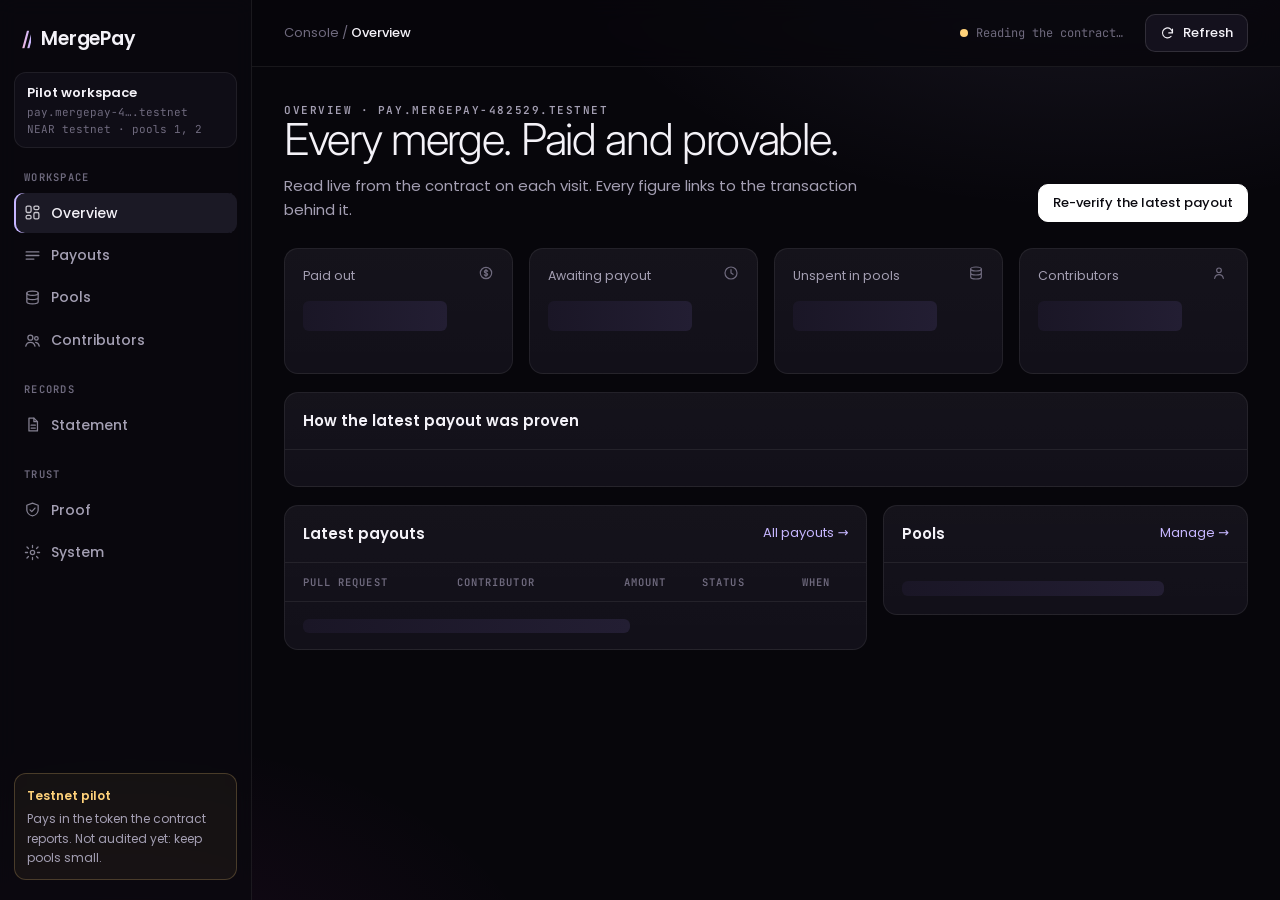
<file: docs/console.html>
<!doctype html>
<html lang="en">
<head>
<meta charset="utf-8">
<meta name="viewport" content="width=device-width, initial-scale=1">
<title>Overview · MergePay</title>
<meta name="description" content="MergePay console: every payout for merged pull requests, read live from the NEAR contract.">
<link rel="icon" href="data:image/svg+xml,%3Csvg xmlns='http://www.w3.org/2000/svg' viewBox='0 0 32 32'%3E%3Crect width='32' height='32' rx='8' fill='%2307060b'/%3E%3Ctext x='16' y='22' font-family='Arial' font-size='15' font-weight='700' text-anchor='middle' fill='%23c6b6ff'%3E//%3C/text%3E%3C/svg%3E">
<link rel="preconnect" href="https://fonts.googleapis.com">
<link rel="preconnect" href="https://fonts.gstatic.com" crossorigin>
<link href="https://fonts.googleapis.com/css2?family=Inter:opsz,wght@14..32,300..600&family=JetBrains+Mono:wght@400;600&family=Poppins:wght@400;500;600&display=swap" rel="stylesheet">
<link rel="stylesheet" href="site.css">
<link rel="stylesheet" href="console.css">
</head>
<body class="console">
<div class="app">
  <aside class="side" id="side"></aside>
  <div class="main">
    <header class="topbar" id="topbar"></header>
    <main class="page" id="page">
      <div class="page-head">
        <div>
          <p class="eyebrow" id="eyebrow">Overview</p>
          <h1>Every merge. Paid and provable.</h1>
          <p>Read live from the contract on each visit. Every figure links to the transaction behind it.</p>
        </div>
        <a class="btn primary" id="verify-latest" href="proof.html">Re-verify the latest payout</a>
      </div>

      <section class="grid stats" aria-label="Totals">
        <div class="card stat"><div class="k">Paid out <span id="i-paid"></span></div><div class="v" id="s-paid"><span class="sk"></span></div><div class="s" id="s-paid-n">&nbsp;</div></div>
        <div class="card stat"><div class="k">Awaiting payout <span id="i-pending"></span></div><div class="v" id="s-pending"><span class="sk"></span></div><div class="s" id="s-pending-n">&nbsp;</div></div>
        <div class="card stat"><div class="k">Unspent in pools <span id="i-pools"></span></div><div class="v" id="s-pools"><span class="sk"></span></div><div class="s" id="s-pools-n">&nbsp;</div></div>
        <div class="card stat"><div class="k">Contributors <span id="i-people"></span></div><div class="v" id="s-people"><span class="sk"></span></div><div class="s" id="s-people-n">&nbsp;</div></div>
      </section>

      <section class="card" style="margin-bottom:18px" aria-labelledby="pipe-h">
        <div class="card-h"><h2 id="pipe-h">How the latest payout was proven</h2><span class="faint mono" id="pipe-when"></span></div>
        <div class="card-b"><div class="pipeline" id="pipeline"></div></div>
      </section>

      <div class="grid two">
        <section class="card" aria-labelledby="latest-h">
          <div class="card-h"><h2 id="latest-h">Latest payouts</h2><a class="more" href="payouts.html">All payouts →</a></div>
          <div class="table-wrap"><table class="t">
            <thead><tr><th>Pull request</th><th class="opt">Contributor</th><th class="num">Amount</th><th>Status</th><th class="opt">When</th></tr></thead>
            <tbody id="latest"><tr><td colspan="5"><span class="sk" style="width:60%"></span></td></tr></tbody>
          </table></div>
        </section>
        <section class="card" aria-labelledby="pools-h">
          <div class="card-h"><h2 id="pools-h">Pools</h2><a class="more" href="pools.html">Manage →</a></div>
          <div class="card-b grid" id="pools"><span class="sk" style="width:80%"></span></div>
        </section>
      </div>
    </main>
  </div>
</div>
<script type="module">
import { mount } from './shell.mjs';
import { h, $, amount, short, status, ext, avatar, icon } from './ui.mjs';
import { ago } from './model.mjs';
import { decode } from './token.mjs';

const { cfg, data } = mount('overview', 'Overview');
$('eyebrow').textContent = `Overview · ${cfg.contract}`;
for (const [id, name] of [['i-paid', 'coin'], ['i-pending', 'clock'], ['i-pools', 'pools'], ['i-people', 'users']]) $(id).append(icon(name));

const d = await data;
const { tok, model, names, live, gas, calls } = d;
const { totals, awards, pools, contributors } = model;
const login = (id) => names.users[id] ?? `GitHub user ${id}`;
const repoOf = (poolId) => names.repos[pools.find((p) => p.id === poolId)?.terms?.repo_id] ?? null;
const proofHref = (a) => `proof.html?award=${a.pool}:${a.pr}${cfg.pools.length && location.search.includes('pools') ? `&pools=${cfg.pools}` : ''}`;

// totals
const unspent = Object.values(live).reduce((s, p) => s + BigInt(p?.balance ?? 0), 0n).toString();
const refunded = awards.filter((a) => a.status === 'Refunded').length;
$('s-paid').replaceChildren(amount(totals.paid, tok, true, 4));
$('s-paid-n').textContent = `${totals.paidCount} pull request${totals.paidCount === 1 ? '' : 's'} paid`;
$('s-pending').replaceChildren(amount(totals.pending, tok, true, 4));
const waiting = totals.awards - totals.paidCount - refunded;
$('s-pending-n').textContent = waiting ? `${waiting} award${waiting === 1 ? '' : 's'} waiting for a linked account` : 'Nothing waiting: every award is paid';
$('s-pools').replaceChildren(amount(unspent, tok, true, 4));
$('s-pools-n').textContent = `${pools.length} pool${pools.length === 1 ? '' : 's'} · funded ${amount(totals.funded, tok).textContent}`;
$('s-people').textContent = totals.contributors;
$('s-people-n').textContent = `${contributors.filter((c) => c.link).length} linked to a NEAR account`;

// pipeline, from the most recent paid award
const latest = awards.find((a) => a.status === 'Paid') ?? awards[0];
if (!latest) {
  $('pipeline').replaceChildren(h('p', { class: 'muted' }, 'No payouts yet. The first merged pull request with a pay label will appear here.'));
  $('verify-latest').remove();
} else {
  const token = decode(calls[latest.awardTx]?.jwt);
  const claims = token?.claims ?? {};
  const repo = repoOf(latest.pool) ?? claims.repository;
  const label = names.labels[latest.key];
  $('verify-latest').href = proofHref(latest);
  $('pipe-when').textContent = ago(latest.payoutTs ?? latest.awardTs);
  const step = (ico, title, text, fact, done = true) => h('div', { class: `step${done ? ' done' : ''}` },
    h('div', { class: 'ico' }, icon(ico)), h('h3', {}, title), h('p', {}, text), fact);
  $('pipeline').replaceChildren(
    step('merge', 'Merged with a pay label', 'The pull request was merged in the pool\'s repository.',
      repo ? ext(`https://github.com/${repo}/pull/${latest.pr}`, `PR #${latest.pr}${label ? ` · ${label}` : ''}`, 'fact link') : h('span', { class: 'fact' }, `PR #${latest.pr}`)),
    step('key', 'GitHub signed a token', 'It names the pull request, its author and the amount, signed with GitHub\'s RS256 key.',
      claims.run_id && repo ? ext(`https://github.com/${repo}/actions/runs/${claims.run_id}`, `run ${claims.run_id} · key ${short(token.header.kid, 6, 4)}`, 'fact link') : h('span', { class: 'fact' }, '—')),
    step('check', 'The contract checked it', 'Signature, issuer, repository, pinned workflow, cap and pool balance, all on-chain.',
      ext(cfg.txUrl(latest.awardTx), `${(gas[latest.awardTx] / 1e12).toFixed(1)} TGas · ${short(latest.awardTx, 6, 4)}`, 'fact link')),
    step('coin', latest.status === 'Paid' ? 'The author was paid' : 'Waiting for the author', latest.status === 'Paid'
      ? 'Tokens went to the NEAR account the author linked with their own GitHub-signed token.'
      : 'The award is held until the author links a NEAR account.',
      latest.payoutTx ? ext(cfg.txUrl(latest.payoutTx), `${amount(latest.amount, tok).textContent} → ${short(latest.account, 10, 8)}`, 'fact link') : h('span', { class: 'fact' }, amount(latest.amount, tok)),
      latest.status === 'Paid'),
  );
}

// latest payouts
$('latest').replaceChildren(...(awards.length ? awards.slice(0, 6).map((a) => h('tr', { class: 'click', onclick: () => { location.href = proofHref(a); } },
  h('td', {}, h('a', { class: 'link', href: proofHref(a) }, `${repoOf(a.pool)?.split('/')[1] ?? `pool ${a.pool}`} #${a.pr}`)),
  h('td', { class: 'opt' }, h('div', { class: 'who' }, avatar(a.githubId), login(a.githubId))),
  h('td', { class: 'num' }, amount(a.amount, tok)),
  h('td', {}, status(a.status)),
  h('td', { class: 'faint opt' }, ago(a.payoutTs ?? a.awardTs)),
)) : [h('tr', {}, h('td', { colspan: 5, class: 'empty' }, 'No awards yet.'))]));

// pools
$('pools').replaceChildren(...(pools.length ? pools.map((p) => {
  const balance = BigInt(live[p.id]?.balance ?? 0);
  const funded = BigInt(p.funded);
  const used = funded > 0n ? Number(((funded - balance) * 1000n) / funded) / 10 : 0;
  return h('a', { href: 'pools.html', style: 'text-decoration:none;color:inherit;display:block' },
    h('div', { style: 'display:flex;justify-content:space-between;gap:12px;margin-bottom:8px' },
      h('b', { style: 'font-weight:600' }, `Pool ${p.id}`), h('span', { class: 'faint mono' }, names.repos[p.terms?.repo_id] ?? `repo ${p.terms?.repo_id}`)),
    h('div', { class: 'bar' }, h('i', { class: 'a', style: `width:${used}%` }), h('i', { class: 'u', style: `width:${100 - used}%` })),
    h('div', { class: 'legend' }, h('span', { style: '--c:var(--lilac)' }, `${p.awards} awarded`), h('span', { style: '--c:rgb(123 224 174 / 0.75)' }, `${amount(balance.toString(), tok).textContent} unspent`)));
}) : [h('p', { class: 'muted' }, 'No pools funded yet.')]));
</script>
</body>
</html>
</file>
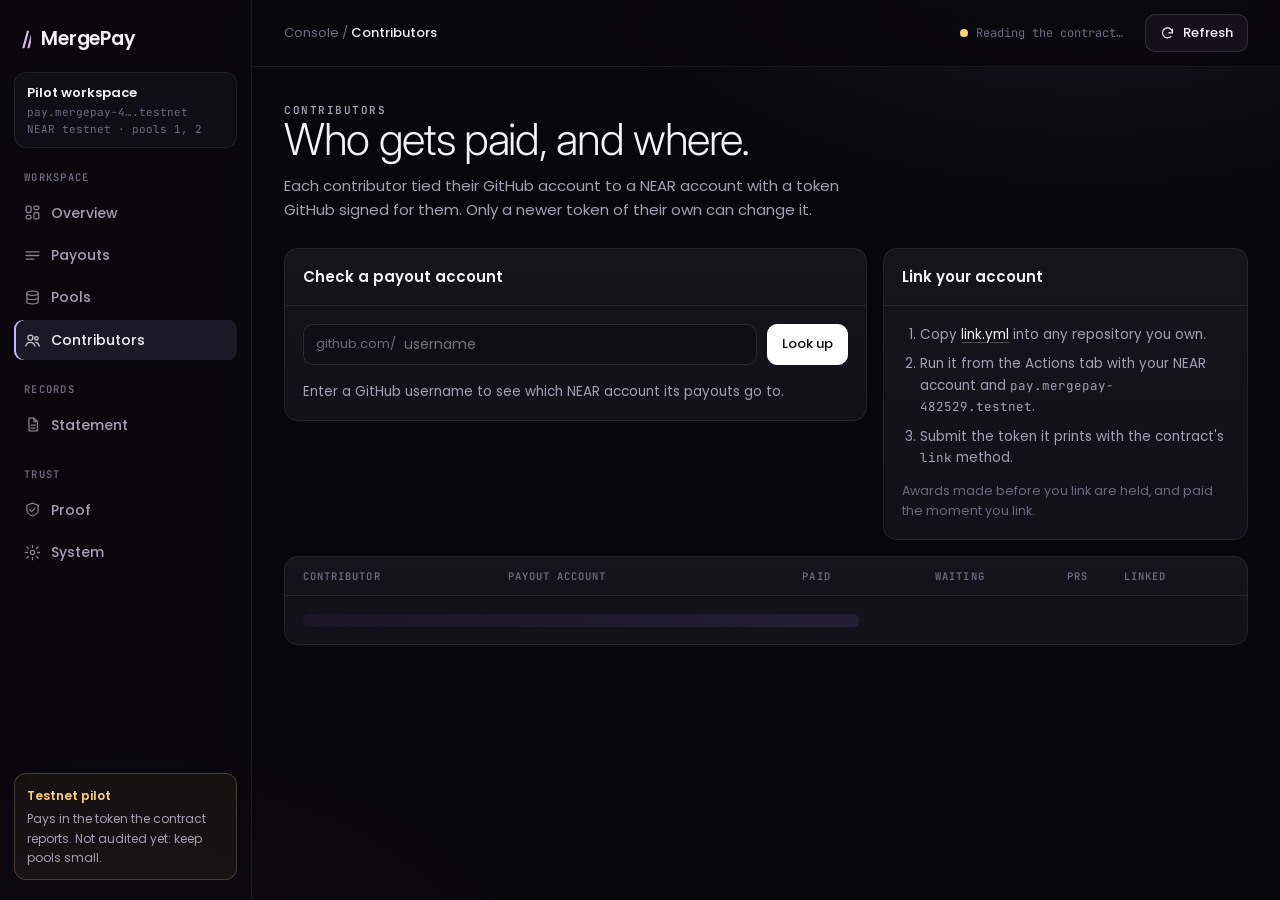
<file: docs/contributors.html>
<!doctype html>
<html lang="en">
<head>
<meta charset="utf-8">
<meta name="viewport" content="width=device-width, initial-scale=1">
<title>Contributors · MergePay</title>
<meta name="description" content="Contributors paid through MergePay and the NEAR account each one linked with a GitHub-signed token.">
<link rel="icon" href="data:image/svg+xml,%3Csvg xmlns='http://www.w3.org/2000/svg' viewBox='0 0 32 32'%3E%3Crect width='32' height='32' rx='8' fill='%2307060b'/%3E%3Ctext x='16' y='22' font-family='Arial' font-size='15' font-weight='700' text-anchor='middle' fill='%23c6b6ff'%3E//%3C/text%3E%3C/svg%3E">
<link rel="preconnect" href="https://fonts.googleapis.com">
<link rel="preconnect" href="https://fonts.gstatic.com" crossorigin>
<link href="https://fonts.googleapis.com/css2?family=Inter:opsz,wght@14..32,300..600&family=JetBrains+Mono:wght@400;600&family=Poppins:wght@400;500;600&display=swap" rel="stylesheet">
<link rel="stylesheet" href="site.css">
<link rel="stylesheet" href="console.css">
</head>
<body class="console">
<div class="app">
  <aside class="side" id="side"></aside>
  <div class="main">
    <header class="topbar" id="topbar"></header>
    <main class="page" id="page">
      <div class="page-head">
        <div>
          <p class="eyebrow">Contributors</p>
          <h1>Who gets paid, and where.</h1>
          <p>Each contributor tied their GitHub account to a NEAR account with a token GitHub signed for them. Only a newer token of their own can change it.</p>
        </div>
      </div>

      <div class="grid two" style="margin-bottom:16px">
        <section class="card" aria-labelledby="look-h">
          <div class="card-h"><h2 id="look-h">Check a payout account</h2></div>
          <div class="card-b grid">
            <form id="look" style="display:flex;gap:10px;flex-wrap:wrap">
              <label class="field" style="flex:1;min-width:200px"><span class="faint" style="font-size:13px">github.com/</span><input id="login" required placeholder="username" autocomplete="off" aria-label="GitHub username"></label>
              <button class="btn primary">Look up</button>
            </form>
            <div id="result" class="muted" style="font-size:13.5px">Enter a GitHub username to see which NEAR account its payouts go to.</div>
          </div>
        </section>
        <section class="card" aria-labelledby="how-h">
          <div class="card-h"><h2 id="how-h">Link your account</h2></div>
          <div class="card-b">
            <ol style="margin:0;padding-left:18px;display:grid;gap:8px;font-size:13.5px;color:var(--muted)">
              <li>Copy <a class="link" id="link-yml" target="_blank" rel="noopener">link.yml</a> into any repository you own.</li>
              <li>Run it from the Actions tab with your NEAR account and <span class="mono" id="contract"></span>.</li>
              <li>Submit the token it prints with the contract's <span class="mono">link</span> method.</li>
            </ol>
            <p class="faint" style="font-size:12.5px;margin:12px 0 0">Awards made before you link are held, and paid the moment you link.</p>
          </div>
        </section>
      </div>

      <section class="card">
        <div class="table-wrap"><table class="t">
          <thead><tr><th>Contributor</th><th>Payout account</th><th class="num">Paid</th><th class="num opt">Waiting</th><th class="num opt">PRs</th><th class="opt">Linked</th></tr></thead>
          <tbody id="rows"><tr><td colspan="6"><span class="sk" style="width:60%"></span></td></tr></tbody>
        </table></div>
      </section>
    </main>
  </div>
</div>
<script type="module">
import { mount } from './shell.mjs';
import { h, $, amount, short, ext, avatar } from './ui.mjs';
import { ago } from './model.mjs';

const { cfg, chain, data, site } = mount('contributors', 'Contributors');
$('contract').textContent = cfg.contract;
$('link-yml').href = `https://github.com/${site.repo}/blob/main/.github/workflows/link.yml`;

$('look').addEventListener('submit', async (e) => {
  e.preventDefault();
  const name = $('login').value.trim().replace(/^@/, '');
  if (!/^[A-Za-z0-9-]{1,39}$/.test(name)) { $('result').textContent = 'That is not a valid GitHub username.'; return; }
  $('result').textContent = 'Looking up…';
  try {
    const user = await chain.github(`/users/${name}`, true);
    if (!user) { $('result').textContent = `GitHub has no user called ${name}.`; return; }
    const link = await chain.view(cfg.contract, 'get_link', { github_id: user.id });
    $('result').replaceChildren(h('div', { class: `verdict ${link ? 'ok' : ''}` }, avatar(user.id), h('div', {},
      h('b', {}, link ? `${user.login} is paid at ${link.account}` : `${user.login} has not linked an account yet`),
      h('p', {}, link ? `Linked with a GitHub token issued ${new Date(link.iat * 1000).toUTCString().slice(5, 22)} UTC.`
        : 'Any award for their merged pull requests is held until they link one.'))));
  } catch (err) {
    $('result').textContent = err.message;
  }
});

const d = await data;
const { tok, model, names } = d;
$('rows').replaceChildren(...(model.contributors.length ? model.contributors.map((c) => {
  const login = names.users[c.githubId];
  return h('tr', {},
    h('td', {}, h('div', { class: 'who' }, avatar(c.githubId), login ? ext(`https://github.com/${login}`, login) : `GitHub user ${c.githubId}`)),
    h('td', {}, c.link ? h('a', { href: cfg.accountUrl(c.link.account), class: 'link mono', target: '_blank', rel: 'noopener', title: c.link.account }, short(c.link.account, 12, 8)) : h('span', { class: 'faint' }, 'Not linked yet')),
    h('td', { class: 'num' }, amount(c.paid, tok)),
    h('td', { class: 'num opt' }, BigInt(c.pending) > 0n ? amount(c.pending, tok) : h('span', { class: 'faint' }, '—')),
    h('td', { class: 'num opt' }, c.prs),
    h('td', { class: 'opt' }, c.link ? ext(cfg.txUrl(c.link.tx), ago(c.link.ts), 'link') : h('span', { class: 'faint' }, '—')),
  );
}) : [h('tr', {}, h('td', { colspan: 6, class: 'empty' }, 'No contributors yet.'))]));
</script>
</body>
</html>
</file>
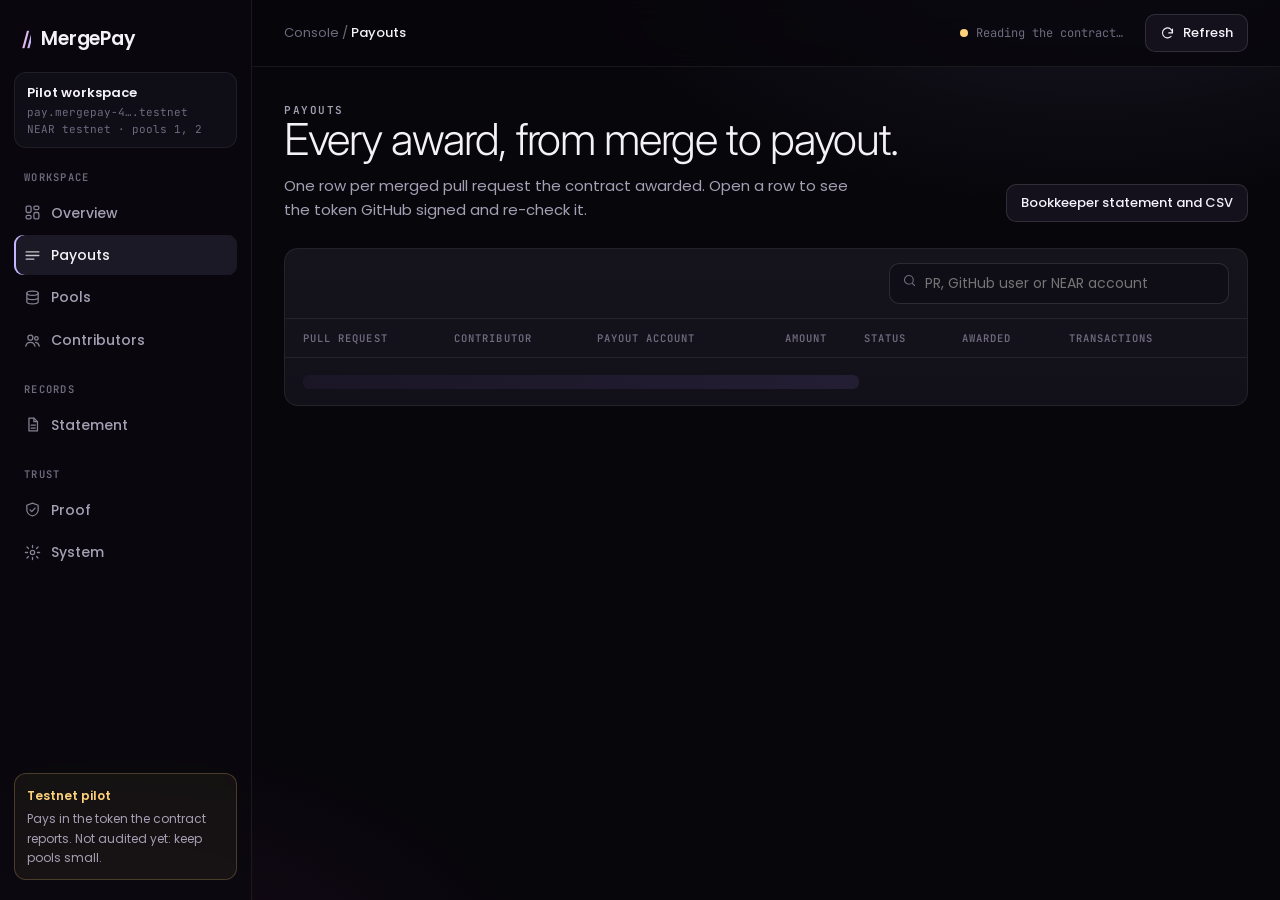
<file: docs/payouts.html>
<!doctype html>
<html lang="en">
<head>
<meta charset="utf-8">
<meta name="viewport" content="width=device-width, initial-scale=1">
<title>Payouts · MergePay</title>
<meta name="description" content="Every award MergePay made for a merged pull request, with its status and transactions.">
<link rel="icon" href="data:image/svg+xml,%3Csvg xmlns='http://www.w3.org/2000/svg' viewBox='0 0 32 32'%3E%3Crect width='32' height='32' rx='8' fill='%2307060b'/%3E%3Ctext x='16' y='22' font-family='Arial' font-size='15' font-weight='700' text-anchor='middle' fill='%23c6b6ff'%3E//%3C/text%3E%3C/svg%3E">
<link rel="preconnect" href="https://fonts.googleapis.com">
<link rel="preconnect" href="https://fonts.gstatic.com" crossorigin>
<link href="https://fonts.googleapis.com/css2?family=Inter:opsz,wght@14..32,300..600&family=JetBrains+Mono:wght@400;600&family=Poppins:wght@400;500;600&display=swap" rel="stylesheet">
<link rel="stylesheet" href="site.css">
<link rel="stylesheet" href="console.css">
</head>
<body class="console">
<div class="app">
  <aside class="side" id="side"></aside>
  <div class="main">
    <header class="topbar" id="topbar"></header>
    <main class="page" id="page">
      <div class="page-head">
        <div>
          <p class="eyebrow">Payouts</p>
          <h1>Every award, from merge to payout.</h1>
          <p>One row per merged pull request the contract awarded. Open a row to see the token GitHub signed and re-check it.</p>
        </div>
        <a class="btn" href="statement.html">Bookkeeper statement and CSV</a>
      </div>
      <section class="card">
        <div class="toolbar">
          <div class="chips" id="chips" role="group" aria-label="Filter by status"></div>
          <label class="field" style="width:min(340px,100%)"><span id="search-ico"></span><input id="q" type="search" placeholder="PR, GitHub user or NEAR account" aria-label="Search payouts"></label>
        </div>
        <div class="table-wrap"><table class="t">
          <thead><tr><th>Pull request</th><th class="opt">Contributor</th><th class="opt">Payout account</th><th class="num">Amount</th><th>Status</th><th class="opt">Awarded</th><th class="opt">Transactions</th><th class="opt"></th></tr></thead>
          <tbody id="rows"><tr><td colspan="8"><span class="sk" style="width:60%"></span></td></tr></tbody>
        </table></div>
      </section>
    </main>
  </div>
</div>
<script type="module">
import { mount } from './shell.mjs';
import { h, $, amount, short, status, ext, avatar, icon, when } from './ui.mjs';
import { ago } from './model.mjs';

const { cfg, data } = mount('payouts', 'Payouts');
$('search-ico').append(icon('search'));
const d = await data;
const { tok, model, names } = d;
const params = new URLSearchParams(location.search);
let filter = params.get('status') ?? 'All';
const repoOf = (a) => names.repos[model.pools.find((p) => p.id === a.pool)?.terms?.repo_id] ?? null;
const login = (a) => names.users[a.githubId] ?? `user ${a.githubId}`;
const linkOf = (a) => a.account ?? model.contributors.find((c) => c.githubId === a.githubId)?.link?.account ?? null;
$('q').value = params.get('q') ?? '';

function chips() {
  const counts = { All: model.awards.length };
  for (const a of model.awards) counts[a.status] = (counts[a.status] ?? 0) + 1;
  $('chips').replaceChildren(...['All', 'Paid', 'Pending', 'Refunded'].map((s) => h('button', { class: 'chip', type: 'button', 'aria-pressed': String(s === filter),
    onclick: () => { filter = s; render(); } }, s, h('span', { class: 'n' }, counts[s] ?? 0))));
}

function render() {
  chips();
  const q = $('q').value.trim().toLowerCase().replace(/^#/, '');
  const url = new URL(location.href);
  filter === 'All' ? url.searchParams.delete('status') : url.searchParams.set('status', filter);
  q ? url.searchParams.set('q', q) : url.searchParams.delete('q');
  history.replaceState(null, '', url);
  // a number means a pull request number; anything else matches names and accounts
  const matches = (a) => !q || (/^\d+$/.test(q) ? String(a.pr) === q
    : [login(a), linkOf(a) ?? '', repoOf(a) ?? '', names.labels[a.key] ?? ''].some((v) => v.toLowerCase().includes(q)));
  const shown = model.awards.filter((a) => (filter === 'All' || a.status === filter) && matches(a));
  const proof = (a) => `proof.html?award=${a.key}`;
  $('rows').replaceChildren(...(shown.length ? shown.map((a) => {
    const repo = repoOf(a);
    const account = linkOf(a);
    return h('tr', { class: 'click', onclick: (e) => { if (!e.target.closest('a')) location.href = proof(a); } },
      h('td', {}, repo ? ext(`https://github.com/${repo}/pull/${a.pr}`, `${repo.split('/')[1]} #${a.pr}`) : `pool ${a.pool} · #${a.pr}`,
        names.labels[a.key] ? h('div', { class: 'faint mono' }, names.labels[a.key]) : ''),
      h('td', { class: 'opt' }, h('div', { class: 'who' }, avatar(a.githubId), names.users[a.githubId] ? ext(`https://github.com/${login(a)}`, login(a)) : login(a))),
      h('td', { class: 'opt' }, account ? ext(cfg.accountUrl(account), short(account, 12, 8), 'link mono') : h('span', { class: 'faint' }, 'Not linked yet')),
      h('td', { class: 'num' }, amount(a.amount, tok)),
      h('td', {}, status(a.status)),
      h('td', { class: 'opt', title: when(a.awardTs) }, ago(a.awardTs)),
      h('td', { class: 'mono opt' }, ext(cfg.txUrl(a.awardTx), a.payoutTx === a.awardTx ? 'award and payout' : 'award', 'link'), a.payoutTx && a.payoutTx !== a.awardTx ? [' · ', ext(cfg.txUrl(a.payoutTx), 'payout', 'link')] : '',
        a.refundTx ? [' · ', ext(cfg.txUrl(a.refundTx), 'refund', 'link')] : ''),
      h('td', { class: 'opt' }, h('a', { class: 'btn', href: proof(a) }, 'Proof →')),
    );
  }) : [h('tr', {}, h('td', { colspan: 8, class: 'empty' }, model.awards.length ? 'No payouts match.' : 'No awards yet. Merge a pull request with a pay label to create the first.'))]));
}
$('q').addEventListener('input', render);
render();
</script>
</body>
</html>
</file>
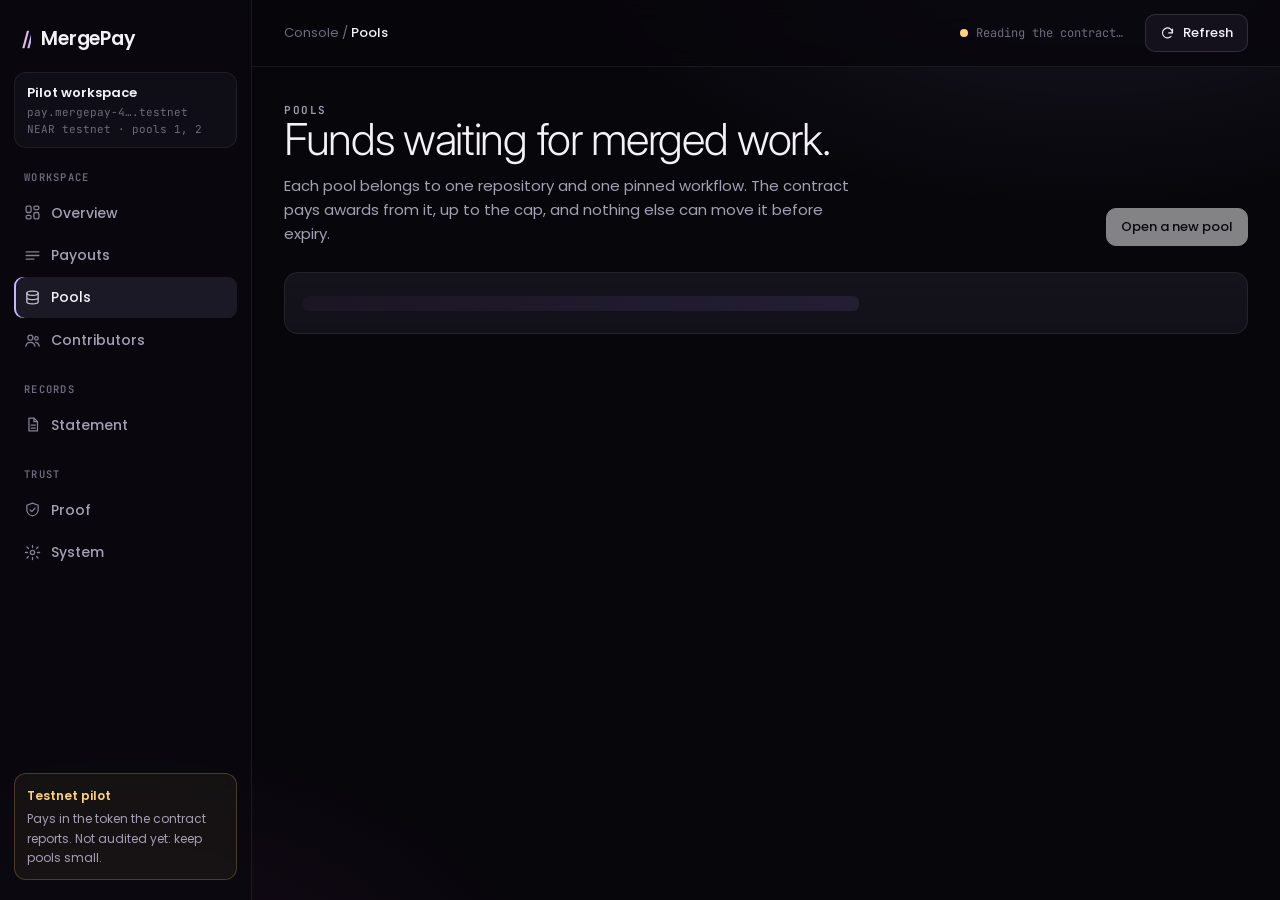
<file: docs/pools.html>
<!doctype html>
<html lang="en">
<head>
<meta charset="utf-8">
<meta name="viewport" content="width=device-width, initial-scale=1">
<title>Pools · MergePay</title>
<meta name="description" content="MergePay pools: the funds each repository pays merged pull requests from, with their terms and funders.">
<link rel="icon" href="data:image/svg+xml,%3Csvg xmlns='http://www.w3.org/2000/svg' viewBox='0 0 32 32'%3E%3Crect width='32' height='32' rx='8' fill='%2307060b'/%3E%3Ctext x='16' y='22' font-family='Arial' font-size='15' font-weight='700' text-anchor='middle' fill='%23c6b6ff'%3E//%3C/text%3E%3C/svg%3E">
<link rel="preconnect" href="https://fonts.googleapis.com">
<link rel="preconnect" href="https://fonts.gstatic.com" crossorigin>
<link href="https://fonts.googleapis.com/css2?family=Inter:opsz,wght@14..32,300..600&family=JetBrains+Mono:wght@400;600&family=Poppins:wght@400;500;600&display=swap" rel="stylesheet">
<link rel="stylesheet" href="site.css">
<link rel="stylesheet" href="console.css">
</head>
<body class="console">
<div class="app">
  <aside class="side" id="side"></aside>
  <div class="main">
    <header class="topbar" id="topbar"></header>
    <main class="page" id="page">
      <div class="page-head">
        <div>
          <p class="eyebrow">Pools</p>
          <h1>Funds waiting for merged work.</h1>
          <p>Each pool belongs to one repository and one pinned workflow. The contract pays awards from it, up to the cap, and nothing else can move it before expiry.</p>
        </div>
        <button class="btn primary" id="new-pool" type="button" disabled>Open a new pool</button>
      </div>
      <div class="grid" id="pools"><div class="card card-b"><span class="sk" style="width:60%"></span></div></div>
    </main>
  </div>
</div>

<dialog class="sheet" id="sheet" aria-labelledby="sheet-h">
  <h2 id="sheet-h"></h2>
  <p class="muted" id="sheet-p"></p>
  <pre class="code" id="sheet-cmd"></pre>
  <p class="faint" style="font-size:13px" id="sheet-note"></p>
  <form method="dialog" style="display:flex;gap:10px;justify-content:flex-end"><button class="btn" id="sheet-copy" type="button">Copy command</button><button class="btn primary">Done</button></form>
</dialog>

<script type="module">
import { mount } from './shell.mjs';
import { h, $, amount, short, ext, when, workflowLabel } from './ui.mjs';

const { cfg, chain, data } = mount('pools', 'Pools');
const d = await data;
const { tok, model, names, live } = d;
// each funder's refund share comes from the contract, not from what they put in
const shares = Object.fromEntries(await Promise.all(model.pools.flatMap((p) => Object.keys(p.funders).map(async (f) =>
  [`${p.id}:${f}`, BigInt(await chain.view(cfg.contract, 'get_share', { pool_id: p.id, funder: f }))]))));
const now = Date.now() / 1000;

function sheet(title, text, cmd, note) {
  $('sheet-h').textContent = title;
  $('sheet-p').textContent = text;
  $('sheet-cmd').textContent = cmd;
  $('sheet-note').textContent = note;
  $('sheet-copy').onclick = async () => { await navigator.clipboard.writeText(cmd); $('sheet-copy').textContent = 'Copied'; };
  $('sheet-copy').textContent = 'Copy command';
  $('sheet').showModal();
}
const fundCmd = (msg) => `near contract call-function as-transaction ${tok.account} ft_transfer_call \\
  json-args '${JSON.stringify({ receiver_id: cfg.contract, amount: '<amount in base units>', msg })}' \\
  prepaid-gas '100 Tgas' attached-deposit '1 yoctoNEAR' \\
  sign-as <your account> network-config ${cfg.network} sign-with-keychain send`;

$('new-pool').addEventListener('click', () => {
  const sample = model.pools.at(-1)?.terms;
  const terms = { repo_id: sample?.repo_id ?? '<numeric repository id>', workflow: sample?.workflow ?? '<owner>/<repo>/.github/workflows/award.yml@refs/heads/main',
    cap: `<largest single award, in base units>`, expiry: Math.floor(now) + 30 * 86400 };
  sheet('Open a new pool', `Send ${tok.symbol} to the contract with the pool terms as the message. The contract creates the pool and logs its id.`,
    fundCmd(JSON.stringify(terms)), `Amounts are in base units: ${tok.symbol} has ${tok.decimals} decimals. The expiry above is 30 days from now. Then point the repository variable MERGEPAY_POOL_ID at the new pool.`);
});

$('new-pool').disabled = false; // enabled only once its handler and data are ready
$('pools').replaceChildren(...(model.pools.length ? model.pools.map((p) => {
  const state = live[p.id];
  const terms = p.terms ?? state?.terms ?? {};
  const balance = BigInt(state?.balance ?? 0);
  const funded = BigInt(p.funded);
  const awarded = BigInt(p.awarded);
  const refunded = BigInt(p.refunded);
  const pct = (x) => (funded > 0n ? Number((x * 1000n) / funded) / 10 : 0);
  const expired = terms.expiry <= now;
  const days = Math.round((terms.expiry - now) / 86400);
  const repo = names.repos[terms.repo_id];
  const file = terms.workflow?.split('@')[0]?.split('/').slice(2).join('/');
  const totalShares = BigInt(state?.shares ?? 0);
  return h('section', { class: 'card', 'aria-label': `Pool ${p.id}` },
    h('div', { class: 'card-h' },
      h('div', { style: 'display:flex;align-items:center;gap:12px;flex-wrap:wrap' }, h('h2', {}, `Pool ${p.id}`),
        repo ? ext(`https://github.com/${repo}`, repo, 'link mono') : h('span', { class: 'mono faint' }, `repository ${terms.repo_id}`),
        h('span', { class: `pill-s ${expired ? 's-Refunded' : 's-Paid'}` }, expired ? 'Expired: funders can refund' : 'Active')),
      h('button', { class: 'btn', type: 'button', onclick: () => sheet(`Fund pool ${p.id}`, `Adds ${tok.symbol} to pool ${p.id}. Its terms stay as they are, and your share of whatever is unspent at expiry can be refunded to you.`,
        fundCmd(String(p.id)), `${tok.symbol} has ${tok.decimals} decimals, so 1 ${tok.symbol} is 1${'0'.repeat(tok.decimals)} base units.`) }, `Fund pool ${p.id}`)),
    h('div', { class: 'card-b grid pool-body' },
      h('div', {},
        h('div', { style: 'display:flex;justify-content:space-between;align-items:baseline;margin-bottom:10px' },
          h('div', {}, h('div', { class: 'faint', style: 'font-size:12.5px' }, 'Unspent'), h('div', { style: 'font:300 30px var(--display);letter-spacing:-0.02em' }, amount(balance.toString(), tok, true, 4))),
          h('div', { class: 'faint', style: 'font-size:12.5px;text-align:right' }, `of ${amount(p.funded, tok).textContent} funded`)),
        h('div', { class: 'bar' }, h('i', { class: 'a', style: `width:${pct(awarded)}%` }), h('i', { style: `width:${pct(refunded)}%;background:var(--refunded)` }), h('i', { class: 'u', style: `width:${pct(balance)}%` })),
        h('div', { class: 'legend' },
          h('span', { style: '--c:var(--lilac)' }, `${amount(p.awarded, tok).textContent} awarded to ${p.awards} PR${p.awards === 1 ? '' : 's'}`),
          refunded > 0n ? h('span', { style: '--c:var(--refunded)' }, `${amount(p.refunded, tok).textContent} refunded`) : '',
          h('span', { style: '--c:rgb(123 224 174 / 0.75)' }, 'unspent')),
        h('h3', { style: 'font-size:13px;font-weight:600;margin:24px 0 10px' }, 'Funders'),
        h('div', { class: 'table-wrap' }, h('table', { class: 't' }, h('thead', {}, h('tr', {}, h('th', {}, 'Account'), h('th', { class: 'num' }, 'Put in'), h('th', { class: 'num' }, 'Share'))),
          h('tbody', {}, Object.entries(p.funders).map(([acct, amt]) => h('tr', {},
            h('td', {}, h('a', { href: cfg.accountUrl(acct), class: 'link mono', target: '_blank', rel: 'noopener', title: acct }, short(acct, 10, 8))),
            h('td', { class: 'num' }, amount(amt, tok)),
            h('td', { class: 'num' }, totalShares > 0n ? `${(Number((shares[`${p.id}:${acct}`] * 10000n) / totalShares) / 100).toFixed(2)}%` : '—'))))))),
      h('dl', { class: 'kv' },
        h('dt', {}, 'Pinned workflow'), h('dd', {}, repo && file ? h('a', { href: `https://github.com/${repo}/blob/main/${file}`, class: 'link mono', target: '_blank', rel: 'noopener', title: terms.workflow }, workflowLabel(terms.workflow)) : h('span', { class: 'mono', title: terms.workflow }, workflowLabel(terms.workflow))),
        h('dt', {}, 'Cap per award'), h('dd', {}, amount(terms.cap ?? '0', tok)),
        h('dt', {}, 'Expires'), h('dd', {}, new Date(terms.expiry * 1000).toLocaleDateString('en-GB', { day: 'numeric', month: 'long', year: 'numeric' }),
          h('span', { class: 'faint' }, expired ? ' · expired' : ` · in ${days} day${days === 1 ? '' : 's'}`)),
        h('dt', {}, 'Funded in'), h('dd', {}, p.fundTxs.map((f, i) => [i ? ', ' : '', ext(cfg.txUrl(f.tx), short(f.tx, 6, 4), 'link mono')])),
        h('dt', {}, 'Before expiry'), h('dd', { class: 'muted' }, 'Only awards can leave the pool, each one signed by GitHub and within the cap.'),
        h('dt', {}, 'After expiry'), h('dd', { class: 'muted' }, 'Each funder can take back their share of what is unspent.'))));
}) : [h('div', { class: 'card card-b empty' }, 'No pools yet. Open one to start paying for merged pull requests.')]));
</script>
</body>
</html>
</file>
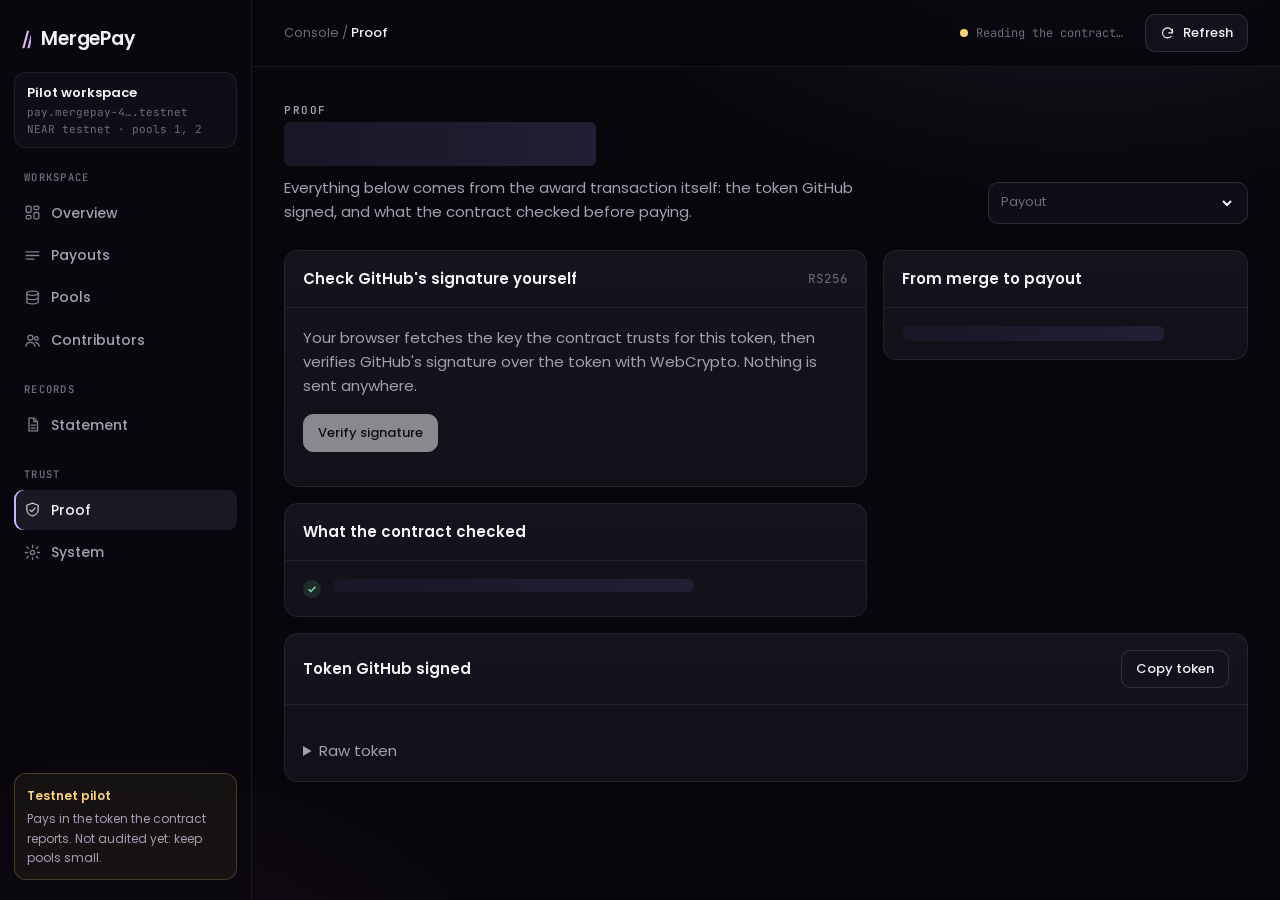
<file: docs/proof.html>
<!doctype html>
<html lang="en">
<head>
<meta charset="utf-8">
<meta name="viewport" content="width=device-width, initial-scale=1">
<title>Proof · MergePay</title>
<meta name="description" content="Re-check any MergePay payout: the GitHub-signed token, what the contract verified, and the signature, checked in your browser.">
<link rel="icon" href="data:image/svg+xml,%3Csvg xmlns='http://www.w3.org/2000/svg' viewBox='0 0 32 32'%3E%3Crect width='32' height='32' rx='8' fill='%2307060b'/%3E%3Ctext x='16' y='22' font-family='Arial' font-size='15' font-weight='700' text-anchor='middle' fill='%23c6b6ff'%3E//%3C/text%3E%3C/svg%3E">
<link rel="preconnect" href="https://fonts.googleapis.com">
<link rel="preconnect" href="https://fonts.gstatic.com" crossorigin>
<link href="https://fonts.googleapis.com/css2?family=Inter:opsz,wght@14..32,300..600&family=JetBrains+Mono:wght@400;600&family=Poppins:wght@400;500;600&display=swap" rel="stylesheet">
<link rel="stylesheet" href="site.css">
<link rel="stylesheet" href="console.css">
</head>
<body class="console">
<div class="app">
  <aside class="side" id="side"></aside>
  <div class="main">
    <header class="topbar" id="topbar"></header>
    <main class="page" id="page">
      <div class="page-head">
        <div>
          <p class="eyebrow" id="eyebrow">Proof</p>
          <h1 id="title"><span class="sk" style="width:12ch"></span></h1>
          <p>Everything below comes from the award transaction itself: the token GitHub signed, and what the contract checked before paying.</p>
        </div>
        <label class="field" style="min-width:260px"><span class="faint" style="font-size:13px">Payout</span><select id="pick" style="background:transparent;border:0;color:var(--ink);font:14px var(--body);padding:9px 0;width:100%"></select></label>
      </div>

      <div class="grid two">
        <div class="grid">
          <section class="card" aria-labelledby="sig-h">
            <div class="card-h"><h2 id="sig-h">Check GitHub's signature yourself</h2><span class="faint mono">RS256</span></div>
            <div class="card-b grid">
              <p class="muted" style="margin:0">Your browser fetches the key the contract trusts for this token, then verifies GitHub's signature over the token with WebCrypto. Nothing is sent anywhere.</p>
              <div><button class="btn primary" id="verify" type="button" disabled>Verify signature</button></div>
              <div id="verdict"></div>
            </div>
          </section>
          <section class="card" aria-labelledby="checks-h">
            <div class="card-h"><h2 id="checks-h">What the contract checked</h2><span class="faint mono" id="checks-n"></span></div>
            <div class="card-b"><ul class="checks" id="checks"><li><span class="sk" style="width:70%"></span></li></ul></div>
          </section>
        </div>
        <section class="card" aria-labelledby="tl-h">
          <div class="card-h"><h2 id="tl-h">From merge to payout</h2></div>
          <div class="card-b"><div class="timeline" id="timeline"><span class="sk" style="width:80%"></span></div></div>
        </section>
      </div>

      <section class="card" style="margin-top:16px" aria-labelledby="claims-h">
        <div class="card-h"><h2 id="claims-h">Token GitHub signed</h2><button class="btn" id="copy" type="button">Copy token</button></div>
        <div class="card-b"><dl class="kv" id="claims"></dl>
          <details style="margin-top:16px"><summary class="muted" style="cursor:pointer">Raw token</summary><pre class="code" id="raw"></pre></details>
        </div>
      </section>
    </main>
  </div>
</div>
<script type="module">
import { mount } from './shell.mjs';
import { h, $, amount, short, ext, when, workflowLabel } from './ui.mjs';
import { decode, verifyRs256, audience } from './token.mjs';
import { ago } from './model.mjs';

const { cfg, chain, data } = mount('proof', 'Proof');
const d = await data;
const { tok, model, names, gas, calls } = d;
const params = new URLSearchParams(location.search);
const chosen = params.get('award');
const award = model.awards.find((a) => a.key === chosen) ?? model.awards.find((a) => a.status === 'Paid') ?? model.awards[0];
if (chosen && award && award.key !== chosen) {
  $('page').prepend(h('div', { class: 'notice', role: 'status', style: 'color:var(--pending);border-color:rgb(255 210 122 / 0.35);background:rgb(255 210 122 / 0.06)' },
    `There is no payout ${chosen} in the pools shown, so this is the latest one instead.`));
}
if (!award) {
  $('title').textContent = 'No payouts to prove yet.';
  throw new Error('no awards');
}
const pool = model.pools.find((p) => p.id === award.pool);
const repo = names.repos[pool?.terms?.repo_id] ?? null;
const jwt = calls[award.awardTx]?.jwt ?? null;
const token = decode(jwt);
const claims = token?.claims ?? {};
const aud = audience(claims);
const login = names.users[award.githubId] ?? `GitHub user ${award.githubId}`;

// picker
$('pick').replaceChildren(...model.awards.map((a) => h('option', { value: a.key, selected: a.key === award.key ? true : null },
  `${names.repos[model.pools.find((p) => p.id === a.pool)?.terms?.repo_id]?.split('/')[1] ?? `pool ${a.pool}`} #${a.pr} · ${a.status}`)));
$('pick').addEventListener('change', (e) => { params.set('award', e.target.value); location.search = params.toString(); });

$('eyebrow').textContent = `Proof · pool ${award.pool} · PR #${award.pr}`;
const verb = { Paid: `was paid ${amount(award.amount, tok).textContent}`, Pending: `is waiting for its author`, Refunded: 'went back to the pool' }[award.status];
$('title').textContent = `PR #${award.pr} ${verb}.`;

// what the contract checked, re-derived from the token and the pool's terms
const terms = pool?.terms ?? {};
const awardSecs = Number(BigInt(award.awardTs) / 1_000_000_000n);
const checks = [
  [claims.iss === 'https://token.actions.githubusercontent.com', 'Issued by GitHub Actions', claims.iss],
  [String(claims.repository_id) === String(terms.repo_id), "From the pool's repository", `${claims.repository} (id ${claims.repository_id})`],
  [claims.job_workflow_ref === terms.workflow, 'By the workflow the pool pinned', claims.job_workflow_ref],
  [claims.event_name === 'pull_request_target', 'Triggered by a merged pull request', claims.event_name],
  [aud.contract === cfg.contract && aud.kind === 'award' && aud.pool === award.pool && aud.pr === award.pr, 'Addressed to this contract, pool and PR', `${aud.contract} · pool ${aud.pool} · PR ${aud.pr}`],
  [BigInt(aud.amount ?? 0) === BigInt(award.amount) && BigInt(award.amount) <= BigInt(terms.cap ?? 0), "Amount within the pool's cap", `${amount(award.amount, tok).textContent} of a ${amount(terms.cap ?? '0', tok).textContent} cap`],
  [claims.exp > awardSecs, 'Still valid when the contract checked it', `expired ${new Date(claims.exp * 1000).toUTCString().slice(17, 25)} UTC, checked ${new Date(awardSecs * 1000).toUTCString().slice(17, 25)} UTC`],
  [true, 'First award for this pull request', 'the contract refuses a second award for the same PR'],
];
if (!token) {
  $('checks').replaceChildren(h('li', { class: 'no' }, h('div', {}, 'The award transaction did not carry a readable token.')));
} else {
  $('checks').replaceChildren(...checks.map(([ok, label, detail]) => h('li', { class: ok ? null : 'no' }, h('div', {}, label, h('br'), h('span', { class: 'mono' }, detail)))));
  $('checks-n').textContent = `${checks.filter(([ok]) => ok).length} of ${checks.length} pass`;
}

// timeline
const item = (n, title, ...body) => h('div', { class: 'tl' }, h('div', { class: 'n' }, n), h('div', {}, h('h3', {}, title), h('div', { class: 'body' }, ...body)));
const steps = [
  item('01', 'Merged with a pay label', repo ? ext(`https://github.com/${repo}/pull/${award.pr}`, `${repo} #${award.pr}`) : `PR #${award.pr}`,
    names.labels[award.key] ? ` · ${names.labels[award.key]}` : '', claims.actor ? ` · merged by ${claims.actor}` : ''),
  item('02', 'Award workflow ran', claims.run_id && repo ? ext(`https://github.com/${repo}/actions/runs/${claims.run_id}`, `Run ${claims.run_id}`) : '—',
    h('div', { class: 'mono', style: 'margin-top:4px', title: claims.job_workflow_ref }, workflowLabel(claims.job_workflow_ref))),
  item('03', 'GitHub signed the token', `Key ${short(token?.header.kid ?? '', 8, 4)} · issued ${claims.iat ? new Date(claims.iat * 1000).toUTCString().slice(5, 25) : '—'} · valid 5 minutes`),
  item('04', 'Contract verified and awarded', ext(cfg.txUrl(award.awardTx), short(award.awardTx, 10, 6)), ` · ${(gas[award.awardTx] / 1e12).toFixed(1)} TGas · ${when(award.awardTs)}`),
  award.status === 'Paid'
    ? item('05', 'Paid to the linked account', ext(cfg.txUrl(award.payoutTx), short(award.payoutTx, 10, 6)), ` · ${amount(award.amount, tok).textContent} → `,
      ext(cfg.accountUrl(award.account), award.account), ` · ${ago(award.payoutTs)}`)
    : award.status === 'Refunded'
      ? item('05', 'Returned to the pool', ext(cfg.txUrl(award.refundTx), short(award.refundTx, 10, 6)), ' · no account was linked within 180 days')
      : item('05', 'Waiting for the author', `${login} has not linked a NEAR account yet. The award is paid the moment they do.`),
];
$('timeline').replaceChildren(...steps);

// claims
const rows = [['repository', claims.repository], ['actor', claims.actor], ['event_name', claims.event_name], ['job_workflow_ref', claims.job_workflow_ref],
  ['run_id', claims.run_id], ['aud', claims.aud], ['iss', claims.iss], ['kid (header)', token?.header.kid]];
$('claims').replaceChildren(...rows.flatMap(([k, v]) => [h('dt', {}, k), h('dd', { class: 'mono' }, v ?? '—')]));
$('raw').textContent = jwt ?? 'Not available';
$('copy').addEventListener('click', async () => { await navigator.clipboard.writeText(jwt ?? ''); $('copy').textContent = 'Copied'; });

// signature
$('verify').disabled = !token;
$('verify').addEventListener('click', async () => {
  $('verify').disabled = true;
  $('verify').textContent = 'Checking…';
  try {
    const key = await chain.view(cfg.contract, 'get_key', { kid: token.header.kid });
    if (!key) throw new Error(`The contract no longer holds key ${token.header.kid}. It may have been revoked since.`);
    const ok = await verifyRs256(jwt, key.n);
    const since = new Date(key.active_at * 1000).toLocaleDateString('en-GB', { day: 'numeric', month: 'short', year: 'numeric' });
    $('verdict').replaceChildren(h('div', { class: `verdict ${ok ? 'ok' : 'bad'}` }, h('div', {},
      h('b', {}, ok ? 'Valid signature from GitHub.' : 'The signature does not match.'),
      h('p', {}, ok ? `Checked against key ${short(token.header.kid, 8, 4)}, the key this contract holds (active since ${since}). The token was not altered after GitHub signed it.`
        : 'This token was not signed by the key the contract holds.'))));
    $('verify').textContent = ok ? 'Verified' : 'Verify again';
    if (!ok) $('verify').disabled = false;
  } catch (err) {
    $('verdict').replaceChildren(h('div', { class: 'verdict bad' }, h('div', {}, h('b', {}, 'Could not check the signature.'), h('p', {}, err.message))));
    $('verify').textContent = 'Try again';
    $('verify').disabled = false;
  }
});
if (params.get('verify') === '1') $('verify').click();
</script>
</body>
</html>
</file>
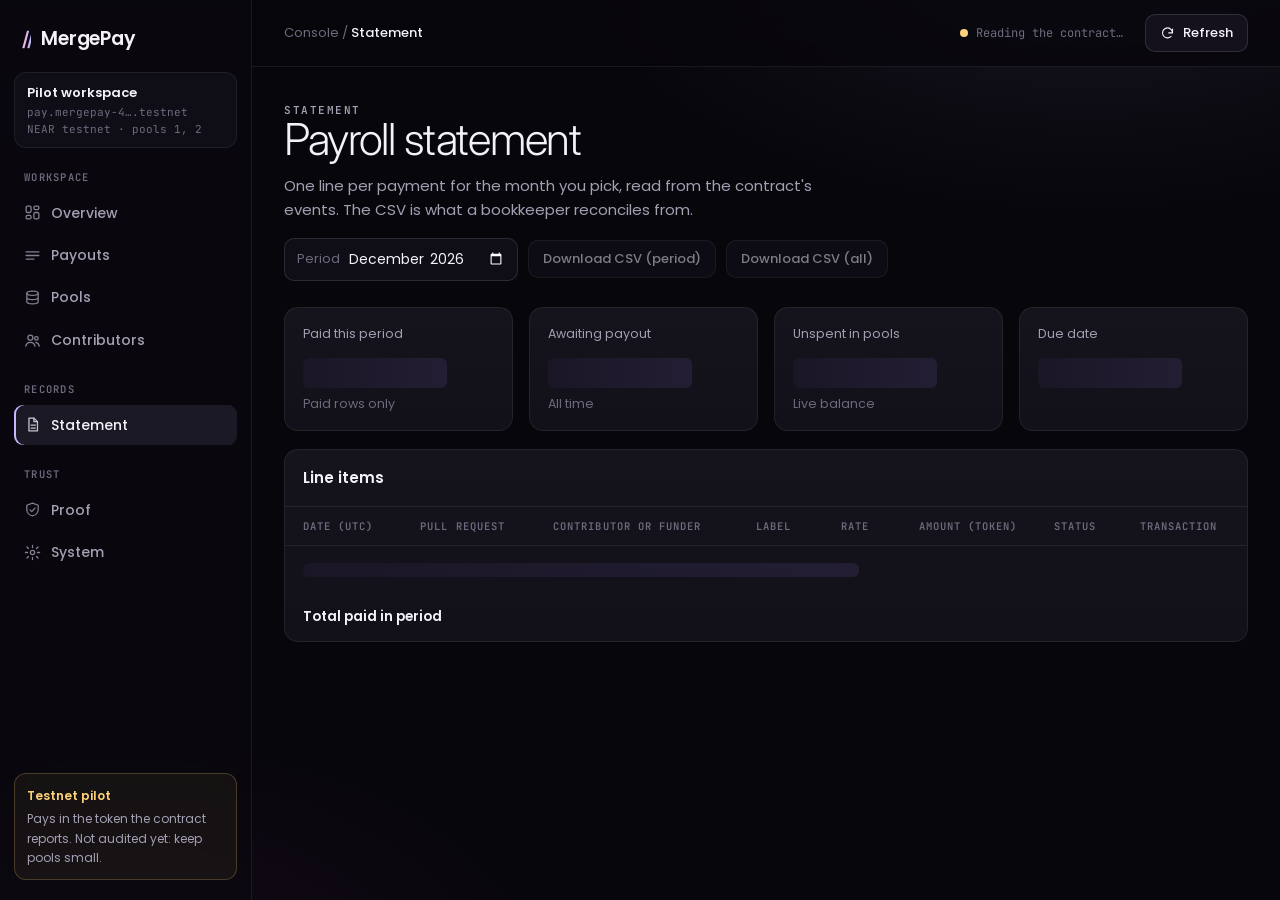
<file: docs/statement.html>
<!doctype html>
<html lang="en">
<head>
<meta charset="utf-8">
<meta name="viewport" content="width=device-width, initial-scale=1">
<title>Statement · MergePay</title>
<meta name="description" content="Payroll statement for MergePay on NEAR: every funding, award, payout and refund, read from the chain, with a CSV for bookkeepers.">
<link rel="icon" href="data:image/svg+xml,%3Csvg xmlns='http://www.w3.org/2000/svg' viewBox='0 0 32 32'%3E%3Crect width='32' height='32' rx='8' fill='%2307060b'/%3E%3Ctext x='16' y='22' font-family='Arial' font-size='15' font-weight='700' text-anchor='middle' fill='%23c6b6ff'%3E//%3C/text%3E%3C/svg%3E">
<link rel="preconnect" href="https://fonts.googleapis.com">
<link rel="preconnect" href="https://fonts.gstatic.com" crossorigin>
<link href="https://fonts.googleapis.com/css2?family=Inter:opsz,wght@14..32,300..600&family=JetBrains+Mono:wght@400;600&family=Poppins:wght@400;500;600&display=swap" rel="stylesheet">
<link rel="stylesheet" href="site.css">
<link rel="stylesheet" href="console.css">
</head>
<body class="console">
<div class="app">
  <aside class="side" id="side"></aside>
  <div class="main">
    <header class="topbar" id="topbar"></header>
    <main class="page" id="page">
      <div class="page-head">
        <div>
          <p class="eyebrow">Statement</p>
          <h1>Payroll statement</h1>
          <p>One line per payment for the month you pick, read from the contract's events. The CSV is what a bookkeeper reconciles from.</p>
        </div>
        <div style="display:flex;gap:10px;flex-wrap:wrap;align-items:center">
          <label class="field"><span class="faint" style="font-size:13px">Period</span><input type="month" id="period" required style="color-scheme:dark"></label>
          <button class="btn" id="csv-period" type="button" disabled>Download CSV (period)</button>
          <button class="btn" id="csv-all" type="button" disabled>Download CSV (all)</button>
        </div>
      </div>

      <section class="grid stats" aria-label="Totals for the period">
        <div class="card stat"><div class="k">Paid this period</div><div class="v" id="t-paid"><span class="sk"></span></div><div class="s">Paid rows only</div></div>
        <div class="card stat"><div class="k">Awaiting payout</div><div class="v" id="t-pending"><span class="sk"></span></div><div class="s">All time</div></div>
        <div class="card stat"><div class="k">Unspent in pools</div><div class="v" id="t-pools"><span class="sk"></span></div><div class="s">Live balance</div></div>
        <div class="card stat"><div class="k">Due date</div><div class="v" id="t-due"><span class="sk"></span></div><div class="s" id="t-due-s">&nbsp;</div></div>
      </section>

      <section class="card" aria-labelledby="lines-h">
        <div class="card-h"><h2 id="lines-h">Line items</h2><span class="faint mono" id="lines-n"></span></div>
        <div class="table-wrap"><table class="t">
          <thead><tr><th class="opt">Date (UTC)</th><th>Pull request</th><th class="opt">Contributor or funder</th><th class="opt">Label</th><th class="num opt">Rate</th><th class="num">Amount (<span class="symbol">token</span>)</th><th>Status</th><th class="opt">Transaction</th></tr></thead>
          <tbody id="rows"><tr><td colspan="8"><span class="sk" style="width:60%"></span></td></tr></tbody>
          <tfoot><tr><td colspan="8"><div style="display:flex;justify-content:space-between;gap:16px;font-weight:600"><span>Total paid in period</span><span class="mono" id="foot"></span></div></td></tr></tfoot>
        </table></div>
      </section>
      <p class="faint" style="font-size:12.5px;margin-top:14px" id="note"></p>
    </main>
  </div>
</div>
<script type="module">
import { mount } from './shell.mjs';
import { h, $, status, ext, amount, amountText } from './ui.mjs';
import { buildRows, statement, sumAmounts, toCsv, formatAmount } from './ledger.mjs';

const { cfg, data } = mount('statement', 'Statement');
const params = new URLSearchParams(location.search);
$('period').value = params.get('period') || new Date().toISOString().slice(0, 7);

const d = await data;
const { tok, events, names, live } = d;
const rows = buildRows(events, { explorer: cfg.txUrl(''), names, decimals: tok.decimals });
for (const el of document.querySelectorAll('.symbol')) el.textContent = tok.symbol;
const unspent = Object.values(live).reduce((s, p) => s + BigInt(p?.balance ?? 0), 0n);
$('t-pools').replaceChildren(amount(unspent.toString(), tok, true, 4));
// rows carry decimal strings; back to base units for display
const base = (dec) => BigInt(dec.replace('.', '')).toString();
$('t-pending').replaceChildren(amount(base(sumAmounts(rows.filter((r) => r.status === 'Pending'), tok.decimals)), tok, true, 4));
$('note').textContent = `Amounts are in ${tok.symbol} (${tok.account}) with all ${tok.decimals} decimals, as the contract reports them; the CSV keeps every digit. `
  + `The due date is ${cfg.dueDays} days after the period ends.` + (tok.symbol === 'USDC' ? '' : ' This deployment pays in a stand-in token, so these are not dollars.');

function download(name, list) {
  const blob = new Blob(['﻿', toCsv(list)], { type: 'text/csv;charset=utf-8' }); // BOM so Excel reads UTF-8
  const a = Object.assign(document.createElement('a'), { href: URL.createObjectURL(blob), download: name });
  a.click();
  setTimeout(() => URL.revokeObjectURL(a.href), 1000);
}

function render(period) {
  const { lines, totalPaid } = statement(rows, period, tok.decimals);
  $('t-paid').replaceChildren(amount(base(totalPaid), tok, true, 4));
  $('foot').replaceChildren(amount(base(totalPaid), tok));
  const [y, m] = period.split('-').map(Number);
  const due = new Date(Date.UTC(y, m, cfg.dueDays));
  $('t-due').textContent = due.toISOString().slice(0, 10);
  $('t-due-s').textContent = `${cfg.dueDays} days after ${new Date(Date.UTC(y, m - 1, 1)).toLocaleDateString('en-GB', { month: 'long', year: 'numeric', timeZone: 'UTC' })}`;
  $('lines-n').textContent = `${lines.length} line${lines.length === 1 ? '' : 's'}`;
  $('rows').replaceChildren(...(lines.length ? [...lines].reverse().map((r) => h('tr', {},
    h('td', { class: 'mono opt' }, r.date_utc.replace('T', ' ').replace('Z', '')),
    h('td', {}, r.pr_url ? ext(r.pr_url, `${r.repo.split('/')[1]} #${r.pr_number}`) : h('span', { class: 'faint', title: r.repo }, r.label === 'funding' ? 'Pool funding' : r.label === 'refund' ? 'Refund to funder' : r.repo || '—')),
    h('td', { class: 'opt' }, r.contributor_github ? ext(`https://github.com/${r.contributor_github}`, r.contributor_github) : h('span', { class: 'mono' }, r.contributor_near_account || '—')),
    h('td', { class: 'mono opt' }, r.label || '—'),
    h('td', { class: 'num mono opt' }, r.rate_usd ? amount(base(r.amount_usdc), tok, false) : '—'),
    h('td', { class: 'num mono' }, amount(base(r.amount_usdc), tok, false)),
    h('td', {}, status(r.status)),
    h('td', { class: 'opt' }, ext(r.explorer_url, r.explorer_url.split('/').pop().slice(0, 8) + '…', 'link mono')),
  )) : [h('tr', {}, h('td', { colspan: 8, class: 'empty' }, 'No payments in this period.'))]));
  $('csv-period').onclick = () => download(`mergepay-${period}.csv`, lines);
  $('csv-all').onclick = () => download('mergepay-all.csv', rows);
  $('csv-period').disabled = $('csv-all').disabled = false;
}
$('period').addEventListener('change', () => {
  if (!/^\d{4}-\d{2}$/.test($('period').value)) return;
  const url = new URL(location.href);
  url.searchParams.set('period', $('period').value);
  history.replaceState(null, '', url);
  render($('period').value);
});
render($('period').value);
</script>
</body>
</html>
</file>
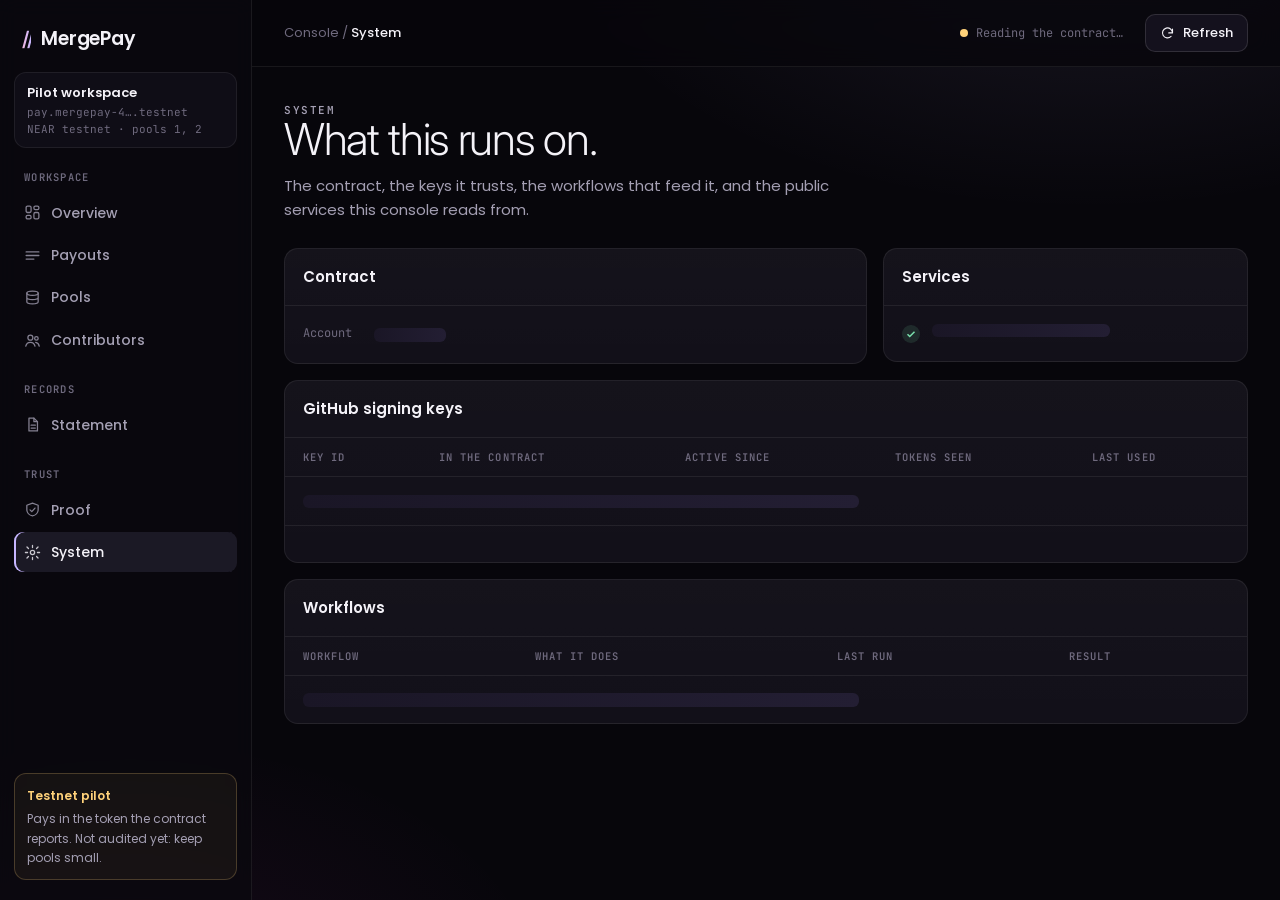
<file: docs/system.html>
<!doctype html>
<html lang="en">
<head>
<meta charset="utf-8">
<meta name="viewport" content="width=device-width, initial-scale=1">
<title>System · MergePay</title>
<meta name="description" content="What the MergePay console is connected to, and whether the contract still trusts the keys GitHub signs with.">
<link rel="icon" href="data:image/svg+xml,%3Csvg xmlns='http://www.w3.org/2000/svg' viewBox='0 0 32 32'%3E%3Crect width='32' height='32' rx='8' fill='%2307060b'/%3E%3Ctext x='16' y='22' font-family='Arial' font-size='15' font-weight='700' text-anchor='middle' fill='%23c6b6ff'%3E//%3C/text%3E%3C/svg%3E">
<link rel="preconnect" href="https://fonts.googleapis.com">
<link rel="preconnect" href="https://fonts.gstatic.com" crossorigin>
<link href="https://fonts.googleapis.com/css2?family=Inter:opsz,wght@14..32,300..600&family=JetBrains+Mono:wght@400;600&family=Poppins:wght@400;500;600&display=swap" rel="stylesheet">
<link rel="stylesheet" href="site.css">
<link rel="stylesheet" href="console.css">
</head>
<body class="console">
<div class="app">
  <aside class="side" id="side"></aside>
  <div class="main">
    <header class="topbar" id="topbar"></header>
    <main class="page" id="page">
      <div class="page-head">
        <div>
          <p class="eyebrow">System</p>
          <h1>What this runs on.</h1>
          <p>The contract, the keys it trusts, the workflows that feed it, and the public services this console reads from.</p>
        </div>
      </div>
      <div class="grid two">
        <section class="card" aria-labelledby="c-h">
          <div class="card-h"><h2 id="c-h">Contract</h2><span id="c-state"></span></div>
          <div class="card-b"><dl class="kv" id="contract"><dt>Account</dt><dd><span class="sk"></span></dd></dl></div>
        </section>
        <section class="card" aria-labelledby="s-h">
          <div class="card-h"><h2 id="s-h">Services</h2></div>
          <div class="card-b"><ul class="checks" id="services"><li><span class="sk" style="width:60%"></span></li></ul></div>
        </section>
      </div>
      <section class="card" style="margin-top:16px" aria-labelledby="k-h">
        <div class="card-h"><h2 id="k-h">GitHub signing keys</h2><span id="k-change" class="faint mono"></span></div>
        <div class="table-wrap"><table class="t">
          <thead><tr><th>Key id</th><th>In the contract</th><th class="opt">Active since</th><th class="opt">Tokens seen</th><th class="opt">Last used</th></tr></thead>
          <tbody id="keys"><tr><td colspan="5"><span class="sk" style="width:60%"></span></td></tr></tbody>
        </table></div>
        <div class="card-b" style="border-top:1px solid var(--hair)" id="keycheck"></div>
      </section>
      <section class="card" style="margin-top:16px" aria-labelledby="w-h">
        <div class="card-h"><h2 id="w-h">Workflows</h2></div>
        <div class="table-wrap"><table class="t">
          <thead><tr><th>Workflow</th><th class="opt">What it does</th><th class="opt">Last run</th><th>Result</th></tr></thead>
          <tbody id="workflows"><tr><td colspan="4"><span class="sk" style="width:60%"></span></td></tr></tbody>
        </table></div>
      </section>
    </main>
  </div>
</div>
<script type="module">
import { mount } from './shell.mjs';
import { h, $, short, ext, when } from './ui.mjs';
import { decode } from './token.mjs';
import { ago } from './model.mjs';

const { cfg, chain, data, site } = mount('system', 'System');
const d = await data;
const { tok, calls, events } = d;

// contract
const [conf, account, keyChange] = await Promise.all([
  chain.view(cfg.contract, 'get_config'),
  chain.rpc('query', { request_type: 'view_account', finality: 'final', account_id: cfg.contract }),
  chain.view(cfg.contract, 'get_key_change_until'),
]);
$('c-state').replaceChildren(h('span', { class: 'pill-s s-Paid' }, 'Deployed'));
const kv = [['Account', ext(cfg.accountUrl(cfg.contract), cfg.contract, 'link mono')], ['Network', `NEAR ${cfg.network}`],
  ['Owner', ext(cfg.accountUrl(conf.owner), conf.owner, 'link mono')], ['Payout token', h('span', {}, `${tok.symbol} · `, ext(cfg.accountUrl(tok.account), tok.account, 'link mono'), ` · ${tok.decimals} decimals`)],
  ['Pools created', String(conf.next_pool)], ['Code hash', h('span', { class: 'mono' }, short(account.code_hash, 10, 10))],
  ['Balance', `${(Number(BigInt(account.amount) / 10n ** 20n) / 10000).toFixed(4)} NEAR, for gas and token registrations`],
  ['Source', ext(`https://github.com/${site.repo}/tree/main/src`, `${site.repo}/src`, 'link mono')]];
$('contract').replaceChildren(...kv.flatMap(([k, v]) => [h('dt', {}, k), h('dd', {}, v)]));

// keys GitHub signed the contract's tokens with
const seen = new Map();
for (const [tx, call] of Object.entries(calls)) {
  const t = decode(call.jwt);
  if (!t) continue;
  const ts = events.find((e) => e.tx === tx)?.ts ?? '0';
  const k = seen.get(t.header.kid) ?? { kid: t.header.kid, count: 0, lastTs: '0', lastTx: null };
  k.count += 1;
  if (BigInt(ts) > BigInt(k.lastTs)) Object.assign(k, { lastTs: ts, lastTx: tx });
  seen.set(t.header.kid, k);
}
const keys = await Promise.all([...seen.values()].map(async (k) => ({ ...k, stored: await chain.view(cfg.contract, 'get_key', { kid: k.kid }) })));
const nowS = Date.now() / 1000;
$('keys').replaceChildren(...(keys.length ? keys.map((k) => h('tr', {},
  h('td', { class: 'mono wrap' }, k.kid),
  h('td', {}, k.stored ? h('span', { class: `pill-s ${k.stored.active_at > nowS ? 's-Pending' : 's-Paid'}` }, k.stored.active_at > nowS ? 'Time-locked' : 'Trusted') : h('span', { class: 'pill-s s-Refunded' }, 'Revoked')),
  h('td', { class: 'opt' }, k.stored ? new Date(k.stored.active_at * 1000).toLocaleDateString('en-GB', { day: 'numeric', month: 'short', year: 'numeric' }) : '—'),
  h('td', { class: 'opt' }, k.count),
  h('td', { class: 'opt' }, k.lastTx ? ext(cfg.txUrl(k.lastTx), ago(k.lastTs), 'link') : '—'),
)) : [h('tr', {}, h('td', { colspan: 5, class: 'empty' }, 'No tokens submitted yet.'))]));
$('k-change').textContent = keyChange > nowS ? `Key change pending until ${new Date(keyChange * 1000).toUTCString()} · funders may refund early` : 'No key change pending';

// workflows (GitHub's public API)
// award runs are triggered by a pull request, so GitHub files them under the PR's branch, not main
const run = async (file, branch = 'main') => (await chain.github(`/repos/${site.repo}/actions/workflows/${file}/runs?per_page=1${branch ? `&branch=${branch}` : ''}`))?.workflow_runs?.[0] ?? null;
const [ci, award, keyRun, limit] = await Promise.all([run('ci.yml'), run('award.yml', ''), run('keys.yml'), fetch('https://api.github.com/rate_limit').then((r) => r.json()).catch(() => null)]);
// GitHub allows 60 anonymous requests an hour per visitor; past that, say so rather than claim nothing ran
const limited = limit?.resources?.core?.remaining === 0;
const result = (r) => !r ? h('span', { class: 'faint' }, limited ? 'GitHub limit reached, retry later' : 'No run yet') : r.status !== 'completed' ? h('span', { class: 'pill-s s-Pending' }, 'Running')
  : h('span', { class: `pill-s ${r.conclusion === 'success' ? 's-Paid' : 's-Refunded'}` }, r.conclusion === 'success' ? 'Passed' : r.conclusion);
const wf = [
  ['award.yml', 'On a merged PR with a pay label, gets a GitHub-signed token and submits it', award],
  ['keys.yml', "Daily: every key GitHub signs with must be trusted by the contract", keyRun],
  ['ci.yml', 'Contract tests, a WASM build and the site tests on every push', ci],
];
$('workflows').replaceChildren(...wf.map(([file, what, r]) => h('tr', {},
  h('td', {}, ext(`https://github.com/${site.repo}/blob/main/.github/workflows/${file}`, file, 'link mono')),
  h('td', { class: 'muted opt', style: 'white-space:normal;min-width:260px' }, what),
  h('td', { class: 'opt' }, r ? ext(r.html_url, ago(String(BigInt(Date.parse(r.updated_at)) * 1_000_000n)), 'link') : '—'),
  h('td', {}, result(r)))));
$('keycheck').replaceChildren(h('div', { class: `verdict ${keyRun?.conclusion === 'success' ? 'ok' : ''}` }, h('div', {},
  h('b', {}, keyRun ? (keyRun.conclusion === 'success' ? 'GitHub signs only with keys this contract trusts.' : 'The last key check did not pass.') : limited ? "Could not read the key check: GitHub's hourly limit for this browser is used up." : 'The daily key check has not run yet.'),
  h('p', {}, 'A scheduled workflow compares GitHub\'s published keys with get_key on the contract every day, so a key rotation is caught before awards start failing.',
    keyRun ? [' ', ext(keyRun.html_url, 'Latest check')] : ''))));

// services
const time = async (fn) => { const t = performance.now(); try { await fn(); return Math.round(performance.now() - t); } catch { return null; } };
const rpcMs = await time(() => chain.rpc('status', []));
const ghLimit = limit;
const svc = [
  [rpcMs !== null, 'NEAR RPC', rpcMs !== null ? `${cfg.rpcs[0].replace('https://', '')} answered in ${rpcMs} ms` : 'unreachable'],
  [true, 'NearBlocks API', `listed ${Object.keys(d.gas).length} transactions for this contract`],
  [Boolean(ghLimit) && !limited, 'GitHub API', !ghLimit ? 'unreachable' : limited
    ? `hourly limit for this browser used up; resets at ${new Date(ghLimit.resources.core.reset * 1000).toLocaleTimeString('en-GB', { hour: '2-digit', minute: '2-digit' })}`
    : `${ghLimit.resources.core.remaining} of ${ghLimit.resources.core.limit} anonymous requests left this hour`],
  [true, 'Explorer links', cfg.explorer.replace('https://', '')],
];
$('services').replaceChildren(...svc.map(([ok, name, detail]) => h('li', { class: ok ? null : 'no' }, h('div', {}, name, h('br'), h('span', { class: 'mono' }, detail)))));
</script>
</body>
</html>
</file>
<file: docs/site.css>
/* Shared look for every MergePay page: black night, glass, gradient display type. */
:root {
  --night: #07060b;
  --ink: #f4f2f8;
  --muted: #a49fb3;
  --faint: #6f6a7e;
  --glass: rgb(255 255 255 / 0.06);
  --glass-strong: rgb(255 255 255 / 0.1);
  --glass-line: rgb(255 255 255 / 0.14);
  --pink: #f5b8de;
  --lilac: #c6b6ff;
  --magenta: #e03fd0;
  --blue: #3d4dff;
  --red: #ff3355;
  --paid: #7be0ae;
  --pending: #ffd27a;
  --funded: #9fb6ff;
  --refunded: #d6b8ff;
  --error: #ff8a80;
  --display: "Inter", system-ui, sans-serif;
  --body: "Poppins", system-ui, sans-serif;
  --ease: cubic-bezier(0.16, 1, 0.3, 1);
  color-scheme: dark;
}

* { box-sizing: border-box; }
html { background: var(--night); }
/* only html paints the night: a body background would cover fixed layers with a negative z-index */
body { margin: 0; color: var(--ink); font: 400 15px/1.6 var(--body); -webkit-font-smoothing: antialiased; }
a { color: inherit; }
:focus-visible { outline: 2px solid var(--lilac); outline-offset: 3px; border-radius: 6px; }

/* ---- Nav ---- */
/* three columns of equal sides keep the links centred on the page, whatever the widths at either end */
.nav { position: relative; z-index: 5; display: grid; grid-template-columns: 1fr auto 1fr; align-items: center; gap: 28px; padding: 22px clamp(16px, 4vw, 48px); }
.brand { justify-self: start; display: flex; align-items: center; gap: 10px; font-weight: 600; font-size: 19px; letter-spacing: -0.01em; text-decoration: none; }
.brand-mark { font: 600 20px/1 var(--display); letter-spacing: -0.12em; background: linear-gradient(90deg, var(--pink), var(--lilac)); -webkit-background-clip: text; background-clip: text; color: transparent; }
.nav-links { display: flex; gap: 2px; list-style: none; margin: 0; padding: 4px; border: 1px solid var(--glass-line); border-radius: 999px;
  background: rgb(12 10 18 / 0.55); -webkit-backdrop-filter: blur(14px); backdrop-filter: blur(14px); }
.nav-links a { display: flex; align-items: center; gap: 8px; padding: 8px 14px; border-radius: 999px; color: var(--muted); font-size: 14px; font-weight: 500; text-decoration: none; transition: color 0.2s, background 0.2s; }
.nav-links a:hover { color: var(--ink); background: var(--glass); }
.nav-links a[aria-current="page"] { color: var(--ink); background: rgb(255 255 255 / 0.09); }

.nav-end { display: flex; align-items: center; gap: 10px; justify-self: end; }
.chip-net { display: flex; align-items: center; gap: 8px; padding: 7px 13px; color: var(--muted); font-size: 13px; font-weight: 500; cursor: default;
  border: 1px solid var(--glass-line); border-radius: 999px; background: rgb(12 10 18 / 0.55); }
.chip-net .live { width: 7px; height: 7px; border-radius: 50%; background: var(--paid); box-shadow: 0 0 0 3px rgb(123 224 174 / 0.2); }

/* ---- Buttons and glass ---- */
.pill { display: inline-flex; align-items: center; gap: 8px; padding: 10px 20px; border-radius: 999px; font: 500 14px/1 var(--body); text-decoration: none; cursor: pointer; border: 1px solid transparent; transition: transform 0.2s var(--ease), background 0.2s, box-shadow 0.2s; }
.pill:active { transform: scale(0.97); }
.pill-white { background: #fff; color: #0b0a10; }
.pill-white:hover { box-shadow: 0 0 0 4px rgb(255 255 255 / 0.12), 0 8px 30px rgb(198 182 255 / 0.35); }
.pill-outline { border-color: var(--glass-line); color: var(--ink); background: transparent; }
.pill-outline:hover { background: var(--glass); }
.pill:disabled { opacity: 0.45; cursor: default; box-shadow: none; }
.glass { background: var(--glass); border: 1px solid var(--glass-line); -webkit-backdrop-filter: blur(14px) saturate(140%); backdrop-filter: blur(14px) saturate(140%); }

/* ---- Display type ---- */
.display { font: 300 clamp(36px, 5.2vw, 66px)/1.08 var(--display); font-variation-settings: "opsz" 32; letter-spacing: -0.035em; margin: 0; }
.display .line { padding-bottom: 0.14em; margin-bottom: -0.14em; display: block; background: linear-gradient(90deg, var(--pink) 0%, #fff 24%, #fff 76%, var(--lilac) 100%); -webkit-background-clip: text; background-clip: text; color: transparent; }

@media (max-width: 1440px) { .chip-net { display: none; } }
@media (max-width: 1080px) { .nav-links { display: none; } }
@media (max-width: 420px) {
  .nav-end .pill-outline { display: none; }
}

/* the hidden attribute must win over display rules like .tag { display: flex } */
[hidden] { display: none !important; }
</file>
<file: docs/console.css>
/* MergePay console: app shell, cards, tables. Builds on the tokens in site.css. */
:root {
  --panel: #0f0d16;
  --panel-2: #14111d;
  --panel-3: #1a1626;
  --hair: rgb(255 255 255 / 0.07);
  --hair-2: rgb(255 255 255 / 0.12);
  --mono: "JetBrains Mono", ui-monospace, "Cascadia Code", Consolas, monospace;
  --radius: 14px;
}

html { background: var(--night); }
body.console { min-height: 100vh; background:
  radial-gradient(900px 500px at 85% -10%, rgb(198 182 255 / 0.10), transparent 60%),
  radial-gradient(700px 420px at 10% 110%, rgb(224 63 208 / 0.07), transparent 60%), var(--night); }

.app { display: grid; grid-template-columns: 252px 1fr; min-height: 100vh; }

/* ---- Sidebar ---- */
.side { position: sticky; top: 0; height: 100vh; display: flex; flex-direction: column; gap: 18px; padding: 20px 14px;
  border-right: 1px solid var(--hair); background: rgb(10 9 15 / 0.7); backdrop-filter: blur(10px); }
.side .brand { padding: 4px 8px 0; }
.workspace { border: 1px solid var(--hair); border-radius: 12px; padding: 10px 12px; background: var(--panel); }
.workspace .ws-name { font-size: 13px; font-weight: 600; }
.workspace .ws-sub { font: 11px/1.5 var(--mono); color: var(--faint); overflow-wrap: anywhere; }
.nav-group { display: flex; flex-direction: column; gap: 2px; }
.nav-group .label { font: 600 10.5px/1 var(--mono); letter-spacing: 0.12em; text-transform: uppercase; color: var(--faint); padding: 6px 10px 8px; }
.nav-item { display: flex; align-items: center; gap: 10px; padding: 9px 10px; border-radius: 9px; color: var(--muted); text-decoration: none;
  font-size: 14px; font-weight: 500; transition: background 0.15s, color 0.15s; }
.nav-item svg { width: 17px; height: 17px; flex: none; opacity: 0.8; }
.nav-item:hover { background: rgb(255 255 255 / 0.04); color: var(--ink); }
.nav-item[aria-current="page"] { background: rgb(198 182 255 / 0.10); color: var(--ink); box-shadow: inset 2px 0 0 var(--lilac); }
.nav-item .count { margin-left: auto; font: 11px var(--mono); color: var(--faint); }
.side-foot { margin-top: auto; border: 1px solid rgb(255 210 122 / 0.22); background: rgb(255 210 122 / 0.05); border-radius: 12px; padding: 12px; font-size: 12px; color: var(--muted); }
.side-foot b { color: var(--pending); font-weight: 600; display: block; margin-bottom: 4px; }

/* ---- Top bar ---- */
.main { min-width: 0; display: flex; flex-direction: column; }
.topbar { position: sticky; top: 0; z-index: 4; display: flex; align-items: center; gap: 14px; padding: 14px 32px;
  border-bottom: 1px solid var(--hair); background: rgb(7 6 11 / 0.75); backdrop-filter: blur(12px); }
.crumbs { font-size: 13px; color: var(--faint); }
.crumbs b { color: var(--ink); font-weight: 500; }
.topbar .spacer { flex: 1; }
.sync { display: flex; align-items: center; gap: 8px; font: 12px var(--mono); color: var(--faint); }
.dot { width: 8px; height: 8px; border-radius: 50%; background: var(--faint); flex: none; }
.dot.ok { background: var(--paid); box-shadow: 0 0 0 3px rgb(123 224 174 / 0.15); }
.dot.busy { background: var(--pending); animation: pulse 1.2s ease-in-out infinite; }
.dot.bad { background: var(--error); }
@keyframes pulse { 50% { opacity: 0.35; } }
.btn { white-space: nowrap; display: inline-flex; align-items: center; gap: 8px; padding: 8px 14px; border-radius: 10px; border: 1px solid var(--hair-2);
  background: var(--panel-2); color: var(--ink); font: 500 13px var(--body); cursor: pointer; text-decoration: none; transition: background 0.15s, border-color 0.15s; }
.btn:hover { background: var(--panel-3); border-color: rgb(255 255 255 / 0.2); }
.btn.primary { background: #fff; color: #0b0a10; border-color: #fff; }
.btn.primary:hover { background: #ece8f7; }
.btn:disabled { opacity: 0.5; cursor: default; }
.btn svg { width: 15px; height: 15px; }

/* ---- Page ---- */
.page { padding: 28px 32px 64px; max-width: 1240px; width: 100%; }
.eyebrow { font: 600 11px/1 var(--mono); letter-spacing: 0.14em; text-transform: uppercase; color: var(--lilac); margin: 0 0 12px; }
.page-head { display: flex; flex-wrap: wrap; align-items: flex-end; justify-content: space-between; gap: 16px; margin-bottom: 26px; }
.page-head h1 { text-wrap: balance; font: 300 clamp(30px, 3.6vw, 44px)/1.08 var(--display); font-variation-settings: "opsz" 32; letter-spacing: -0.03em; margin: 0; }
.page-head p { margin: 10px 0 0; color: var(--muted); max-width: 64ch; }
.grid { display: grid; gap: 16px; }
.grid > * { min-width: 0; } /* let tables and long hashes scroll or wrap instead of widening the page */
.pool-body { grid-template-columns: minmax(0, 1.2fr) minmax(0, 1fr); gap: 28px; }
.grid.stats { grid-template-columns: repeat(4, minmax(0, 1fr)); margin-bottom: 18px; }
.grid.two { grid-template-columns: minmax(0, 1.6fr) minmax(0, 1fr); align-items: start; }
.card { border: 1px solid var(--hair); background: linear-gradient(180deg, rgb(255 255 255 / 0.025), rgb(255 255 255 / 0.01)), var(--panel); border-radius: var(--radius); }
.card-h { display: flex; flex-wrap: wrap; align-items: center; justify-content: space-between; gap: 12px; padding: 16px 18px; border-bottom: 1px solid var(--hair); }
.card-h h2 { margin: 0; font-size: 15px; font-weight: 600; }
.card-h .more { font-size: 13px; color: var(--lilac); text-decoration: none; }
.card-b { padding: 18px; }
.stat { padding: 16px 18px; }
.stat .k { display: flex; justify-content: space-between; align-items: center; font-size: 12.5px; color: var(--muted); }
.stat .k svg { width: 16px; height: 16px; color: var(--faint); }
.stat .v { margin-top: 10px; font: 300 30px/1.1 var(--display); font-variation-settings: "opsz" 32; letter-spacing: -0.02em; font-variant-numeric: tabular-nums; overflow-wrap: anywhere; }
.stat .v small { font: 500 13px var(--body); color: var(--muted); margin-left: 6px; }
.stat .s { margin-top: 6px; font-size: 12.5px; color: var(--faint); }
.mono { font-family: var(--mono); font-size: 12.5px; }
.muted { color: var(--muted); }
.faint { color: var(--faint); }
a.link { color: var(--ink); text-decoration: underline; text-decoration-color: rgb(255 255 255 / 0.25); text-underline-offset: 3px; }
a.link:hover { text-decoration-color: var(--lilac); }

/* ---- Pipeline ---- */
.pipeline { display: grid; grid-template-columns: repeat(4, minmax(0, 1fr)); gap: 0; position: relative; }
.step { position: relative; padding: 4px 18px 4px 0; }
.step:not(:last-child)::after { content: ""; position: absolute; top: 19px; left: 46px; right: 8px; height: 1px;
  background: linear-gradient(90deg, var(--lilac), rgb(198 182 255 / 0.15)); }
.step .ico { width: 38px; height: 38px; border-radius: 11px; display: grid; place-items: center; background: var(--panel-3); border: 1px solid var(--hair-2); color: var(--lilac); }
.step .ico svg { width: 18px; height: 18px; }
.step.done .ico { color: var(--paid); border-color: rgb(123 224 174 / 0.35); background: rgb(123 224 174 / 0.08); }
.step h3 { margin: 12px 0 4px; font-size: 14px; font-weight: 600; }
.step p { margin: 0; font-size: 12.5px; color: var(--muted); line-height: 1.5; }
.step .fact { display: block; margin-top: 8px; font: 12px var(--mono); color: var(--ink); overflow-wrap: anywhere; }

/* ---- Tables ---- */
.table-wrap { overflow-x: auto; }
table.t { width: 100%; border-collapse: collapse; font-size: 13.5px; }
.t th { text-align: left; font: 600 10.5px var(--mono); letter-spacing: 0.1em; text-transform: uppercase; color: var(--faint); padding: 12px 18px; border-bottom: 1px solid var(--hair); white-space: nowrap; }
.t td { padding: 13px 18px; border-bottom: 1px solid var(--hair); white-space: nowrap; vertical-align: middle; }
.t tr:last-child td { border-bottom: 0; }
.t tbody tr { transition: background 0.12s; }
.t tbody tr.click { cursor: pointer; }
.t tbody tr:hover { background: rgb(255 255 255 / 0.025); }
.t .num { text-align: right; font-variant-numeric: tabular-nums; }
.who { display: flex; align-items: center; gap: 10px; }
.avatar { width: 24px; height: 24px; border-radius: 50%; background: var(--panel-3); flex: none; }
.pill-s { display: inline-flex; align-items: center; gap: 6px; padding: 3px 10px; border-radius: 999px; font-size: 12px; font-weight: 500; border: 1px solid currentColor; }
.pill-s::before { content: ""; width: 6px; height: 6px; border-radius: 50%; background: currentColor; }
.s-Paid { color: var(--paid); background: rgb(123 224 174 / 0.08); }
.s-Pending { color: var(--pending); background: rgb(255 210 122 / 0.08); }
.s-Refunded { color: var(--refunded); background: rgb(214 184 255 / 0.08); }
.s-Funded { color: var(--funded); background: rgb(159 182 255 / 0.08); }
.empty { padding: 36px 18px; text-align: center; color: var(--muted); }
.chips { display: flex; flex-wrap: wrap; gap: 8px; }
.chip { padding: 7px 13px; border-radius: 999px; border: 1px solid var(--hair-2); background: transparent; color: var(--muted); font: 500 13px var(--body); cursor: pointer; }
.chip[aria-pressed="true"] { background: rgb(198 182 255 / 0.12); border-color: rgb(198 182 255 / 0.4); color: var(--ink); }
.chip .n { font: 11px var(--mono); margin-left: 6px; color: var(--faint); }
.field { display: flex; align-items: center; gap: 8px; border: 1px solid var(--hair-2); background: var(--panel); border-radius: 10px; padding: 0 12px; }
.field input { border: 0; outline: 0; background: transparent; color: var(--ink); font: 14px var(--body); padding: 9px 0; width: 100%; min-width: 0; }
.field:focus-within { border-color: var(--lilac); }
.field svg { width: 15px; height: 15px; color: var(--faint); }
.toolbar { display: flex; flex-wrap: wrap; gap: 12px; align-items: center; justify-content: space-between; padding: 14px 18px; border-bottom: 1px solid var(--hair); }

/* ---- Key/value + checks ---- */
dl.kv { display: grid; grid-template-columns: max-content minmax(0, 1fr); gap: 10px 22px; margin: 0; font-size: 13.5px; }
dl.kv dt { color: var(--faint); font: 12px var(--mono); padding-top: 1px; }
dl.kv dd { margin: 0; overflow-wrap: anywhere; }
.checks { list-style: none; margin: 0; padding: 0; display: grid; gap: 10px; }
.checks li { display: grid; grid-template-columns: 20px 1fr; gap: 10px; font-size: 13.5px; }
.checks li::before { content: ""; width: 18px; height: 18px; border-radius: 50%; margin-top: 1px; background: rgb(123 224 174 / 0.12)
  url("data:image/svg+xml,%3Csvg xmlns='http://www.w3.org/2000/svg' viewBox='0 0 24 24' fill='none' stroke='%237be0ae' stroke-width='3'%3E%3Cpath d='M5 12.5l4.5 4.5L19 7.5'/%3E%3C/svg%3E") center/12px no-repeat; }
.checks li.no::before { background: rgb(255 138 128 / 0.12) url("data:image/svg+xml,%3Csvg xmlns='http://www.w3.org/2000/svg' viewBox='0 0 24 24' fill='none' stroke='%23ff8a80' stroke-width='3'%3E%3Cpath d='M6 6l12 12M18 6L6 18'/%3E%3C/svg%3E") center/11px no-repeat; }
.checks li span { color: var(--muted); overflow-wrap: anywhere; }
.checks li > div { min-width: 0; }
.tl > div, .step { min-width: 0; }
.tl .body, .tl .mono { overflow-wrap: anywhere; }
.verdict { display: flex; gap: 14px; align-items: flex-start; padding: 16px 18px; border-radius: 12px; border: 1px solid var(--hair-2); background: var(--panel-2); }
.verdict.ok { border-color: rgb(123 224 174 / 0.35); background: rgb(123 224 174 / 0.06); }
.verdict.bad { border-color: rgb(255 138 128 / 0.35); background: rgb(255 138 128 / 0.06); }
.verdict b { display: block; margin-bottom: 2px; }
.verdict p { margin: 0; font-size: 13px; color: var(--muted); }

/* ---- Bars ---- */
.bar { height: 8px; border-radius: 999px; background: var(--panel-3); overflow: hidden; display: flex; }
.bar i { display: block; height: 100%; }
.bar .a { background: var(--lilac); }
.bar .u { background: rgb(123 224 174 / 0.75); }
.legend { display: flex; flex-wrap: wrap; gap: 14px; margin-top: 10px; font-size: 12px; color: var(--muted); }
.legend span::before { content: ""; display: inline-block; width: 8px; height: 8px; border-radius: 2px; margin-right: 6px; background: var(--c); }

/* ---- Timeline (proof) ---- */
.timeline { display: grid; gap: 0; }
.tl { display: grid; grid-template-columns: 34px 1fr; gap: 14px; position: relative; padding-bottom: 22px; }
.tl:not(:last-child)::before { content: ""; position: absolute; left: 16px; top: 34px; bottom: 0; width: 1px; background: var(--hair-2); }
.tl .n { width: 34px; height: 34px; border-radius: 10px; display: grid; place-items: center; background: var(--panel-3); border: 1px solid var(--hair-2); font: 12px var(--mono); color: var(--lilac); }
.tl h3 { margin: 6px 0 6px; font-size: 14.5px; font-weight: 600; }
.tl .body { font-size: 13.5px; color: var(--muted); }

/* ---- Skeleton + status ---- */
.sk { display: inline-block; height: 1em; width: 8ch; border-radius: 6px; background: linear-gradient(90deg, var(--panel-3), #231e33, var(--panel-3)); background-size: 200% 100%; animation: sk 1.4s linear infinite; vertical-align: middle; }
@keyframes sk { to { background-position: -200% 0; } }
.notice { padding: 14px 18px; border-radius: 12px; border: 1px solid rgb(255 138 128 / 0.35); background: rgb(255 138 128 / 0.06); color: var(--error); margin-bottom: 16px; }
dialog.sheet { border: 1px solid var(--hair-2); border-radius: 16px; background: #110f18; color: var(--ink); width: min(640px, calc(100% - 32px)); padding: 22px; }
dialog.sheet::backdrop { background: rgb(0 0 0 / 0.6); backdrop-filter: blur(4px); }
dialog.sheet h2 { margin: 0 0 6px; font: 300 26px/1.2 var(--display); letter-spacing: -0.02em; }
pre.code { background: rgb(0 0 0 / 0.4); border: 1px solid var(--hair); border-radius: 10px; padding: 14px; font: 12.5px/1.6 var(--mono); white-space: pre-wrap; word-break: break-all; margin: 12px 0; }

/* ---- Responsive ---- */
.menu-btn { display: none; }
@media (max-width: 1100px) { .grid.stats { grid-template-columns: repeat(2, minmax(0, 1fr)); } .grid.two, .pool-body { grid-template-columns: 1fr; } }
@media (max-width: 860px) {
  .app { grid-template-columns: 1fr; }
  .side { position: fixed; inset: 0 auto 0 0; width: 268px; z-index: 20; transform: translateX(-100%); transition: transform 0.2s var(--ease); background: #0a090f; }
  .app.open .side { transform: none; box-shadow: 0 0 0 100vmax rgb(0 0 0 / 0.5); }
  .menu-btn { display: inline-flex; }
  .topbar, .page { padding-left: 16px; padding-right: 16px; }
  .pipeline { grid-template-columns: 1fr 1fr; row-gap: 22px; }
  .step:nth-child(2)::after { display: none; }
  .sync span.when, .crumbs .pre { display: none; }
  .t .opt { display: none; } /* phones show the essential columns; every value is on its detail page */
  .t th, .t td { padding-left: 12px; padding-right: 12px; }
  .t td.wrap { white-space: normal; overflow-wrap: anywhere; }
  dl.kv { grid-template-columns: 1fr; gap: 2px 0; }
  dl.kv dd { margin-bottom: 12px; }
}
@media (max-width: 520px) { .grid.stats { grid-template-columns: 1fr; } .pipeline { grid-template-columns: 1fr; } .step::after { display: none; } }
@media (prefers-reduced-motion: reduce) { .dot.busy, .sk { animation: none; } }
</file>
